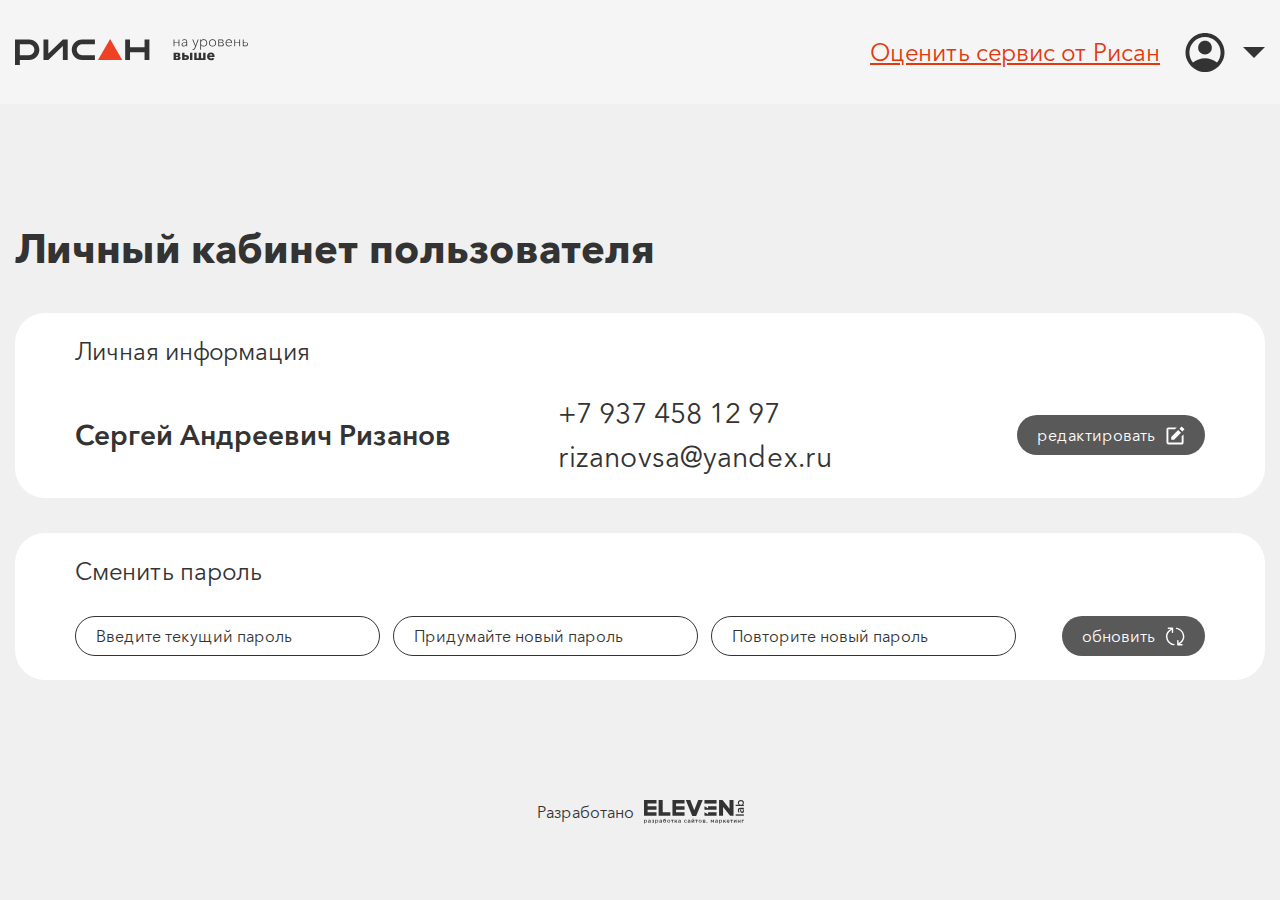
<file: cabinet.html>
<!DOCTYPE html>
<html lang="ru">
  <head>
    <meta charset="UTF-8" />
    <meta http-equiv="X-UA-Compatible" content="IE=edge" />
    <meta name="viewport" content="width=device-width, initial-scale=1.0" />
    <title>Рисан аукцион</title>

    <meta property="og:image" content="path/to/image.jpg" />
    <link
      rel="shortcut icon"
      href="img/favicon/favicon.ico"
      type="image/x-icon"
    />

    <!-- add plugins css -->
    <link rel="stylesheet" href="css/bootstrap.min.css" />
    <link rel="stylesheet" href="css/slick.css" />
    <!-- add plugins css end -->

    <link rel="stylesheet" href="css/style.css" />
    <link rel="stylesheet" href="css/header.css" />
    <link rel="stylesheet" href="css/footer.css" />
    <link rel="stylesheet" href="css/main.css" />
    <link rel="stylesheet" href="css/media.css" />
  </head>

  <body>
    <header>
      <div class="container">
        <div class="row">
          <div class="col-12 d-flex flex-wrap align-items-center">
            <a href="index.html" class="logo"
              ><img src="img/logo.svg" alt=""
            /></a>

            <div class="header-box">
              <a href="#" class="color-red link-estimate" target="_blank"
                >Оценить сервис от Рисан</a
              >

              <div class="dropdown dropdown-user">
                <button
                  class="btn btn-secondary dropdown-toggle"
                  type="button"
                  data-bs-toggle="dropdown"
                  aria-expanded="false"
                >
                  <svg class="svg-icon">
                    <use xlink:href="img/sprite.svg#user"></use>
                  </svg>
                </button>
                <ul class="dropdown-menu dropdown-menu-user">
                  <li>
                    <a class="dropdown-item animate-box" href="cabinet.html">
                      <span class="dropdown-menu-user__icon"
                        ><svg class="svg-icon">
                          <use xlink:href="img/sprite.svg#user"></use></svg
                      ></span>
                      <span class="dropdown-menu-user__text">Профиль</span>
                    </a>
                  </li>
                  <li>
                    <a
                      class="dropdown-item animate-box"
                      href="my-auctions.html"
                    >
                      <span class="dropdown-menu-user__icon"
                        ><svg class="svg-icon">
                          <use
                            xlink:href="img/sprite.svg#auction-icon"
                          ></use></svg
                      ></span>
                      <span class="dropdown-menu-user__text">Мои аукционы</span>
                    </a>
                  </li>
                  <li>
                    <a class="dropdown-item animate-box" href="#">
                      <span class="dropdown-menu-user__icon"
                        ><svg class="svg-icon">
                          <use xlink:href="img/sprite.svg#exit-icon"></use></svg
                      ></span>
                      <span class="dropdown-menu-user__text">Выйти</span>
                    </a>
                  </li>
                </ul>
              </div>
            </div>
          </div>
        </div>
      </div>
    </header>

    <section class="archive-section">
      <div class="container">
        <div class="row">
          <div class="col-12 mb-40">
            <h1>Личный кабинет пользователя</h1>
          </div>

          <div class="col-12">
            <div class="cabinet-box">
              <div class="row">
                <div class="col-12">
                  <h3>Личная информация</h3>
                </div>
              </div>
              <div class="row align-items-center">
                <div class="col-12 col-lg-5">
                  <div class="admin-name">Сергей Андреевич Ризанов</div>
                </div>
                <div class="col-12 col-lg-4">
                  <div class="admin-contacts">
                    <a href="tel:+79374581297" class="admin-contacts__item"
                      >+7 937 458 12 97</a
                    >
                    <a
                      href="mailto:rizanovsa@yandex.ru"
                      class="admin-contacts__item"
                      >rizanovsa@yandex.ru</a
                    >
                  </div>
                </div>
                <div class="col-12 col-lg-3">
                  <a href="#" class="btn btn-grey">
                    <span>редактировать</span>
                    <svg class="svg-icon svg-icon-edit">
                      <use xlink:href="img/sprite.svg#edit"></use>
                    </svg>
                  </a>
                </div>
              </div>
            </div>

            <div class="cabinet-box">
              <div class="row">
                <div class="col-12">
                  <h3>Сменить пароль</h3>
                </div>

                <div class="col-12">
                  <form method="post" class="form-cabinet">
                    <label>
                      <input
                        type="text"
                        placeholder="Введите текущий пароль"
                        name="password"
                        required
                      />
                    </label>
                    <label>
                      <input
                        type="text"
                        placeholder="Придумайте новый пароль"
                        name="password"
                        required
                      />
                    </label>
                    <label>
                      <input
                        type="text"
                        placeholder="Повторите новый пароль"
                        name="password"
                        required
                      />
                    </label>
                    <button type="submit" class="btn btn-grey">
                      <span>обновить</span>
                      <svg class="svg-icon svg-icon-edit">
                        <use xlink:href="img/sprite.svg#update"></use>
                      </svg>
                    </button>
                  </form>
                </div>
              </div>
            </div>
          </div>
        </div>
      </div>
    </section>

		<footer>
      <div class="container">
        <div class="row">
          <div class="col-12">
            <a
              href="https://elevenlab.ru"
              target="_blank"
              class="link-developer"
            >
              <span>Разработано</span>
              <img src="img/logo-white.svg" alt="" />
            </a>
          </div>
        </div>
      </div>
    </footer>

    <!-- Модальное окно -->
    <div
      class="modal modal-v2 fade"
      id="auction1Modal"
      tabindex="-1"
     
      aria-hidden="true"
    >
      <div class="modal-dialog modal-dialog-centered">
        <div class="modal-content">
          <div class="modal-header">
            <div class="modal-icon">
              <img src="img/modal-icon1.svg" alt="" />
            </div>
            <div class="modal-title">Ошибка сканирования кода</div>
            <div class="box-text text-center">
              <p>Срок акции истек. Купон не может быть использован.</p>
            </div>
            <button
              type="button"
              class="btn-close"
              data-bs-dismiss="modal"
              aria-label="Закрыть"
            >
              <svg class="svg-icon">
                <use xlink:href="img/sprite.svg#close-modal"></use>
              </svg>
            </button>
          </div>
          <div class="modal-body">
            <a href="sales.html" class="btn btn-accent">Попробовать снова</a>
          </div>
        </div>
      </div>
    </div>

    <div
      class="modal modal-v2 fade"
      id="auction2Modal"
      tabindex="-1"
      
      aria-hidden="true"
    >
      <div class="modal-dialog modal-dialog-centered">
        <div class="modal-content">
          <div class="modal-header">
            <div class="modal-icon">
              <img src="img/modal-icon2.svg" alt="" />
            </div>
            <div class="modal-title">Подарочный сертификат на 20%</div>
            <div class="box-text text-center">
              <p>
                Скидка не суммируется с другими акциями и предложениями.
                Сертификат применяется однократно
              </p>
            </div>
            <button
              type="button"
              class="btn-close"
              data-bs-dismiss="modal"
              aria-label="Закрыть"
            >
              <svg class="svg-icon">
                <use xlink:href="img/sprite.svg#close-modal"></use>
              </svg>
            </button>
          </div>
          <div class="modal-body">
            <a href="#" class="btn btn-accent">Оформить скидку</a>
          </div>
        </div>
      </div>
    </div>

    <div class="modal fade" id="saleModal" tabindex="-1" aria-hidden="true">
      <div class="modal-dialog modal-dialog-centered">
        <div class="modal-content">
          <div class="modal-header">
            <div class="logo-company">
              <img src="img/sale-logo1.png" alt="" />
            </div>

            <button
              type="button"
              class="btn-close"
              data-bs-dismiss="modal"
              aria-label="Закрыть"
            >
              <svg class="svg-icon">
                <use xlink:href="img/sprite.svg#close-modal"></use>
              </svg>
            </button>
          </div>
          <div class="modal-body">
            <div class="qr-wrapper">
              <div class="modal-title h3">QR код для использования купона</div>
              <div class="qr-code"><img src="img/qr-code.svg" alt="" /></div>
            </div>
            <div class="h3">Подарочный сертификат на 20%</div>
            <div class="box-text">
              <p>
                Скидка не суммируется с другими акциями и предложениями.
                Сертификат применяется однократно
              </p>
              <p>
                Quisque ac eleifend mauris. Etiam condimentum ultrices sem eu
                tincidunt. Aenean ut dui consequat, finibus turpis nec, aliquet
                velit. Cras egestas mauris fringilla odio tristique consequat.
                Suspendisse ac ipsum efficitur, finibus nisi et, facilisis
                neque.
              </p>
              <p>
                Quisque ac eleifend mauris. Etiam condimentum ultrices sem eu
                tincidunt.
              </p>
            </div>
          </div>
          <div class="modal-footer">
            <a
              href="#"
              data-bs-dismiss="modal"
              aria-label="Закрыть"
              class="btn btn-accent"
              >закрыть</a
            >
          </div>
        </div>
      </div>
    </div>

    <div class="modal fade" id="saleModal2" tabindex="-1" aria-hidden="true">
      <div class="modal-dialog modal-dialog-centered">
        <div class="modal-content">
          <div class="modal-header">
            <div class="modal-title h3">Форма проверки купона</div>
            <div class="box-text"><p>Отсканируйте QR-код</p></div>

            <button
              type="button"
              class="btn-close"
              data-bs-dismiss="modal"
              aria-label="Закрыть"
            >
              <svg class="svg-icon">
                <use xlink:href="img/sprite.svg#close-modal"></use>
              </svg>
            </button>
          </div>
          <div class="modal-body">
            <div class="qr-loader">
              <div class="qr-loader__img">
                <img src="img/qr-code2.svg" alt="" />
              </div>
              <div class="qr-loader__text">
                <div class="qr-loader__icon">
                  <img src="img/loading.svg" alt="" />
                </div>
                <h4>Идет сканирование...</h4>
              </div>
            </div>
          </div>
        </div>
      </div>
    </div>

    <div
      class="modal modal-v2 fade"
      id="passwordModal"
      tabindex="-1"
     
      aria-hidden="true"
    >
      <div class="modal-dialog modal-dialog-centered">
        <div class="modal-content">
          <div class="modal-header">
            <div class="modal-title">Восстановить пароль</div>
            <div class="box-text text-center">
              <p>
                На ваш номер телефона +7...1296 было отправлено СМС с кодом
                подтверждения, который нужно ввести в форму ниже.
              </p>
            </div>
            <button
              type="button"
              class="btn-close"
              data-bs-dismiss="modal"
              aria-label="Закрыть"
            >
              <svg class="svg-icon">
                <use xlink:href="img/sprite.svg#close-modal"></use>
              </svg>
            </button>
          </div>
          <div class="modal-body">
            <form method="post" class="form-code">
              <div class="form-group">
                <label><input type="number" name="code" /></label>
                <label><input type="number" name="code" /></label>
                <label><input type="number" name="code" /></label>
                <label><input type="number" name="code" /></label>
                <label><input type="number" name="code" /></label>
                <label><input type="number" name="code" /></label>
              </div>
              <button type="submit" class="btn btn-accent">
                восстановить пароль
              </button>
              <a href="#" class="color-grey link">восстановить по e-mail</a>
            </form>
          </div>
        </div>
      </div>
    </div>

    <!-- add plugins js-->
    <script src="js/jquery.min.js"></script>
    <script src="js/bootstrap.bundle.min.js"></script>
    <script src="js/slick.min.js"></script>
    <script src="js/jquery.maskedinput.min.js"></script>
    <!-- add plugins js end-->

    <script src="js/common.js"></script>
  </body>
</html>
</file>
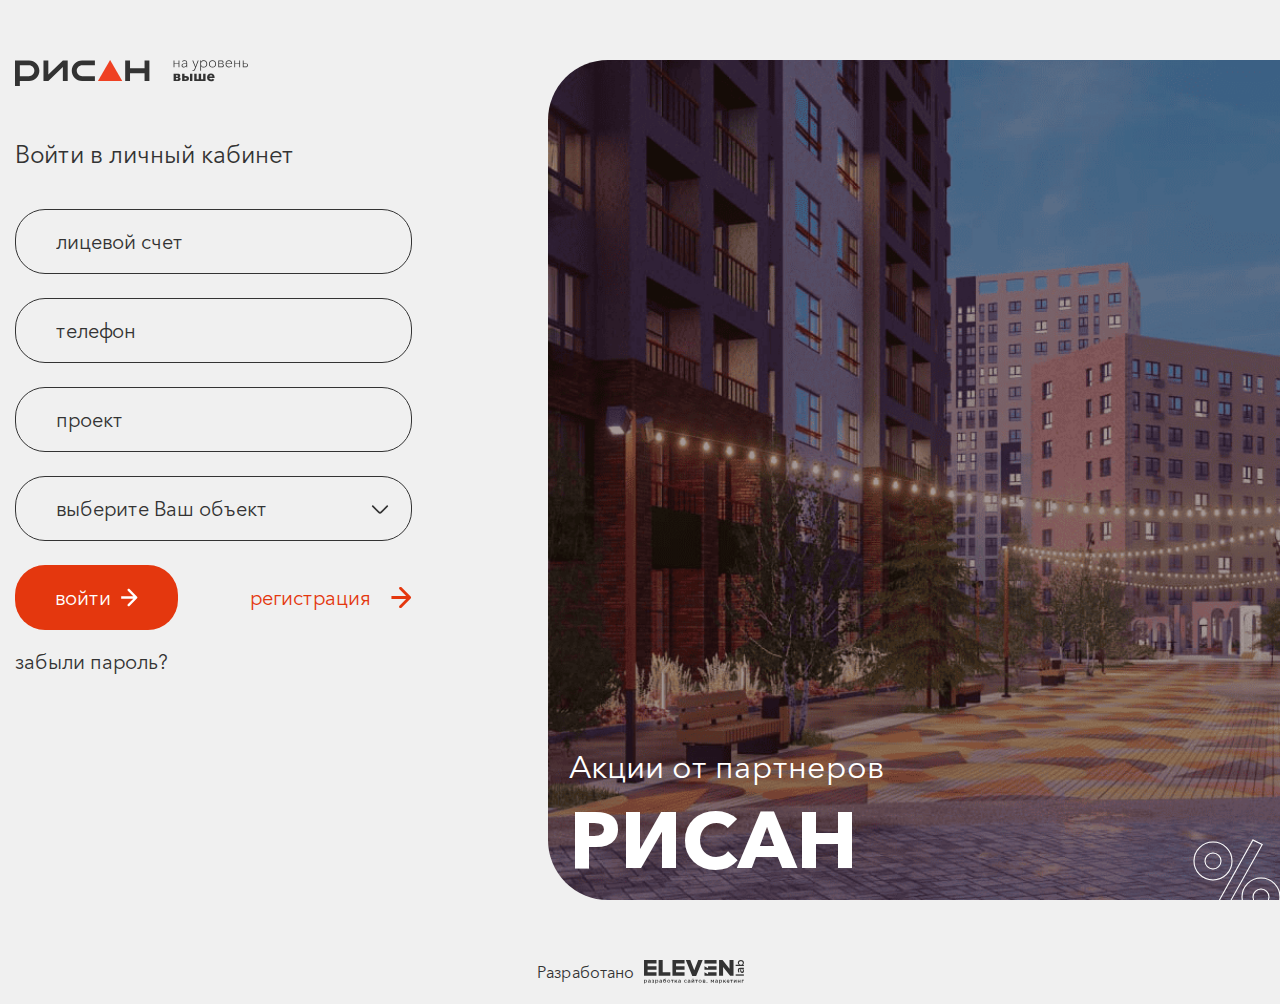
<file: entrance.html>
<!DOCTYPE html>
<html lang="ru">
  <head>
    <meta charset="UTF-8" />
    <meta http-equiv="X-UA-Compatible" content="IE=edge" />
    <meta name="viewport" content="width=device-width, initial-scale=1.0" />
    <title>Рисан аукцион</title>

    <meta property="og:image" content="path/to/image.jpg" />
    <link
      rel="shortcut icon"
      href="img/favicon/favicon.ico"
      type="image/x-icon"
    />

    <!-- add plugins css -->
    <link rel="stylesheet" href="css/bootstrap.min.css" />
    <link rel="stylesheet" href="css/slick.css" />
    <!-- add plugins css end -->

    <link rel="stylesheet" href="css/style.css" />
    <link rel="stylesheet" href="css/header.css" />
    <link rel="stylesheet" href="css/footer.css" />
    <link rel="stylesheet" href="css/main.css" />
    <link rel="stylesheet" href="css/media.css" />
  </head>

  <body>
    <section class="home entrance">
      <div class="container">
        <div class="row">
          <div class="col-12 col-xl-4">
            <a href="index.html" class="logo"
              ><img src="img/logo.svg" alt=""
            /></a>
            <div class="entrance-box">
              <h3>Войти в личный кабинет</h3>
              <div class="home-product d-block d-xl-none">
                <div class="home-product__content">
                  <h1 class="h1">
                    <span>Акции от партнеров</span>
                    РИСАН
                  </h1>
                </div>
              </div>

              <form method="post" class="form-entrance">
                <label>
                  <input
                    type="text"
                    placeholder="лицевой счет"
                    name="personal-account"
                    required
                  />
                </label>
                <label>
                  <input
                    type="text"
                    placeholder="телефон"
                    name="phone"
                    required
                  />
                </label>
                <label>
                  <input
                    type="text"
                    placeholder="проект"
                    name="project"
                    required
                  />
                </label>

                <label>
                  <select name="select" class="select-my">
                    <option value="выберите Ваш объект">
                      выберите Ваш объект
                    </option>
                    <option value="выберите Ваш объект">
                      выберите Ваш объект
                    </option>
                    <option value="выберите Ваш объект">
                      выберите Ваш объект
                    </option>
                  </select>
                </label>
                <div class="btn-group">
                  <button type="submit" class="btn btn-md btn-accent">
                    <span>войти</span>
                    <svg class="svg-icon">
                      <use xlink:href="img/sprite.svg#arrow-right"></use>
                    </svg>
                  </button>
                  <a href="registration.html" class="color-accent link">
                    <span>регистрация</span>
                    <svg class="svg-icon">
                      <use xlink:href="img/sprite.svg#arrow-right"></use>
                    </svg>
                  </a>
                </div>

                <a
                  href="#"
                  class="color-grey forgot-password"
                  data-bs-toggle="modal"
                  data-bs-target="#passwordModal"
                  >забыли пароль?</a
                >
              </form>
            </div>
          </div>
          <div class="col-12 col-xl-7 offset-xl-1 d-none d-xl-block">
            <div class="home-product">
              <div class="home-product__content">
                <h1 class="h1">
                  <span>Акции от партнеров</span>
                  РИСАН
                </h1>
              </div>
            </div>
          </div>
        </div>
      </div>
    </section>
    <footer>
      <div class="container">
        <div class="row">
          <div class="col-12">
            <a
              href="https://elevenlab.ru"
              target="_blank"
              class="link-developer"
            >
              <span>Разработано</span>
              <img src="img/logo-white.svg" alt="" />
            </a>
          </div>
        </div>
      </div>
    </footer>
    <!-- Модальное окно -->
    <div
      class="modal modal-v2 fade"
      id="auction1Modal"
      tabindex="-1"
      aria-hidden="true"
    >
      <div class="modal-dialog modal-dialog-centered">
        <div class="modal-content">
          <div class="modal-header">
            <div class="modal-icon">
              <img src="img/modal-icon1.svg" alt="" />
            </div>
            <div class="modal-title">Ошибка сканирования кода</div>
            <div class="box-text text-center">
              <p>Срок акции истек. Купон не может быть использован.</p>
            </div>
            <button
              type="button"
              class="btn-close"
              data-bs-dismiss="modal"
              aria-label="Закрыть"
            >
              <svg class="svg-icon">
                <use xlink:href="img/sprite.svg#close-modal"></use>
              </svg>
            </button>
          </div>
          <div class="modal-body">
            <a href="sales.html" class="btn btn-accent">Попробовать снова</a>
          </div>
        </div>
      </div>
    </div>

    <div
      class="modal modal-v2 fade"
      id="auction2Modal"
      tabindex="-1"
      aria-hidden="true"
    >
      <div class="modal-dialog modal-dialog-centered">
        <div class="modal-content">
          <div class="modal-header">
            <div class="modal-icon">
              <img src="img/modal-icon2.svg" alt="" />
            </div>
            <div class="modal-title">Подарочный сертификат на 20%</div>
            <div class="box-text text-center">
              <p>
                Скидка не суммируется с другими акциями и предложениями.
                Сертификат применяется однократно
              </p>
            </div>
            <button
              type="button"
              class="btn-close"
              data-bs-dismiss="modal"
              aria-label="Закрыть"
            >
              <svg class="svg-icon">
                <use xlink:href="img/sprite.svg#close-modal"></use>
              </svg>
            </button>
          </div>
          <div class="modal-body">
            <a href="#" class="btn btn-accent">Оформить скидку</a>
          </div>
        </div>
      </div>
    </div>

    <div class="modal fade" id="saleModal" tabindex="-1" aria-hidden="true">
      <div class="modal-dialog modal-dialog-centered">
        <div class="modal-content">
          <div class="modal-header">
            <div class="logo-company">
              <img src="img/sale-logo1.png" alt="" />
            </div>

            <button
              type="button"
              class="btn-close"
              data-bs-dismiss="modal"
              aria-label="Закрыть"
            >
              <svg class="svg-icon">
                <use xlink:href="img/sprite.svg#close-modal"></use>
              </svg>
            </button>
          </div>
          <div class="modal-body">
            <div class="qr-wrapper">
              <div class="modal-title h3">QR код для использования купона</div>
              <div class="qr-code"><img src="img/qr-code.svg" alt="" /></div>
            </div>
            <div class="h3">Подарочный сертификат на 20%</div>
            <div class="box-text">
              <p>
                Скидка не суммируется с другими акциями и предложениями.
                Сертификат применяется однократно
              </p>
              <p>
                Quisque ac eleifend mauris. Etiam condimentum ultrices sem eu
                tincidunt. Aenean ut dui consequat, finibus turpis nec, aliquet
                velit. Cras egestas mauris fringilla odio tristique consequat.
                Suspendisse ac ipsum efficitur, finibus nisi et, facilisis
                neque.
              </p>
              <p>
                Quisque ac eleifend mauris. Etiam condimentum ultrices sem eu
                tincidunt.
              </p>
            </div>
          </div>
          <div class="modal-footer">
            <a
              href="#"
              data-bs-dismiss="modal"
              aria-label="Закрыть"
              class="btn btn-accent"
              >закрыть</a
            >
          </div>
        </div>
      </div>
    </div>

    <div class="modal fade" id="saleModal2" tabindex="-1" aria-hidden="true">
      <div class="modal-dialog modal-dialog-centered">
        <div class="modal-content">
          <div class="modal-header">
            <div class="modal-title h3">Форма проверки купона</div>
            <div class="box-text"><p>Отсканируйте QR-код</p></div>

            <button
              type="button"
              class="btn-close"
              data-bs-dismiss="modal"
              aria-label="Закрыть"
            >
              <svg class="svg-icon">
                <use xlink:href="img/sprite.svg#close-modal"></use>
              </svg>
            </button>
          </div>
          <div class="modal-body">
            <div class="qr-loader">
              <div class="qr-loader__img">
                <img src="img/qr-code2.svg" alt="" />
              </div>
              <div class="qr-loader__text">
                <div class="qr-loader__icon">
                  <img src="img/loading.svg" alt="" />
                </div>
                <h4>Идет сканирование...</h4>
              </div>
            </div>
          </div>
        </div>
      </div>
    </div>

    <div
      class="modal modal-v2 fade"
      id="passwordModal"
      tabindex="-1"
      aria-hidden="true"
    >
      <div class="modal-dialog modal-dialog-centered">
        <div class="modal-content">
          <div class="modal-header">
            <div class="modal-title">Восстановить пароль</div>
            <div class="box-text text-center">
              <p>
                На ваш номер телефона +7...1296 было отправлено СМС с кодом
                подтверждения, который нужно ввести в форму ниже.
              </p>
            </div>
            <button
              type="button"
              class="btn-close"
              data-bs-dismiss="modal"
              aria-label="Закрыть"
            >
              <svg class="svg-icon">
                <use xlink:href="img/sprite.svg#close-modal"></use>
              </svg>
            </button>
          </div>
          <div class="modal-body">
            <form method="post" class="form-code">
              <div class="form-group">
                <label><input type="number" name="code" /></label>
                <label><input type="number" name="code" /></label>
                <label><input type="number" name="code" /></label>
                <label><input type="number" name="code" /></label>
                <label><input type="number" name="code" /></label>
                <label><input type="number" name="code" /></label>
              </div>
              <button type="submit" class="btn btn-accent">
                восстановить пароль
              </button>
              <a href="#" class="color-grey link">восстановить по e-mail</a>
            </form>
          </div>
        </div>
      </div>
    </div>

    <!-- add plugins js-->
    <script src="js/jquery.min.js"></script>
    <script src="js/bootstrap.bundle.min.js"></script>
    <script src="js/slick.min.js"></script>
    <script src="js/jquery.maskedinput.min.js"></script>
    <!-- add plugins js end-->

    <script src="js/common.js"></script>
  </body>
</html>
</file>
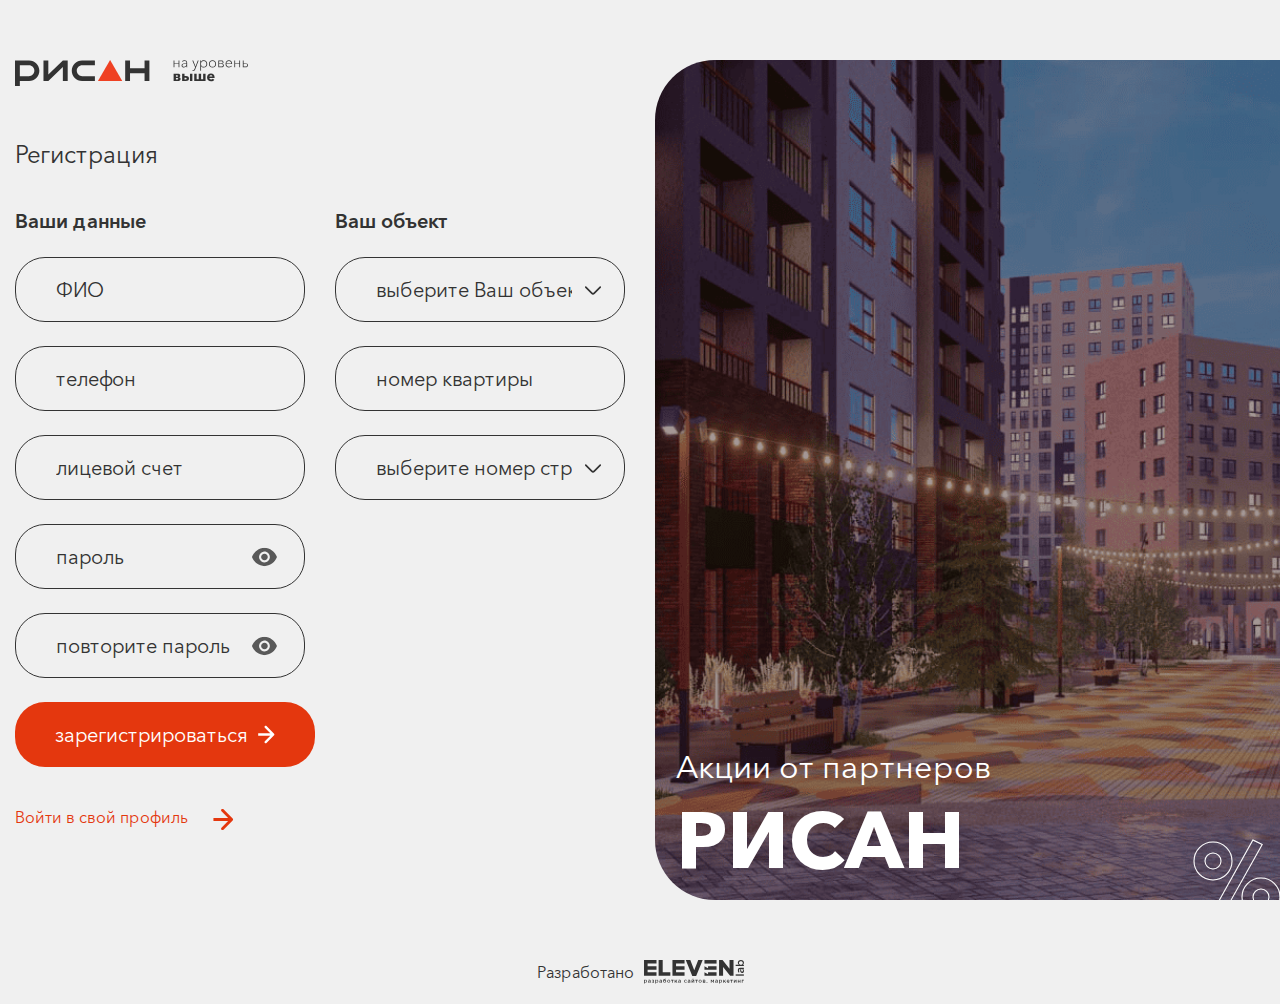
<file: registration.html>
<!DOCTYPE html>
<html lang="ru">
  <head>
    <meta charset="UTF-8" />
    <meta http-equiv="X-UA-Compatible" content="IE=edge" />
    <meta name="viewport" content="width=device-width, initial-scale=1.0" />
    <title>Рисан аукцион</title>

    <meta property="og:image" content="path/to/image.jpg" />
    <link
      rel="shortcut icon"
      href="img/favicon/favicon.ico"
      type="image/x-icon"
    />

    <!-- add plugins css -->
    <link rel="stylesheet" href="css/bootstrap.min.css" />
    <link rel="stylesheet" href="css/slick.css" />
    <!-- add plugins css end -->

    <link rel="stylesheet" href="css/style.css" />
    <link rel="stylesheet" href="css/header.css" />
    <link rel="stylesheet" href="css/footer.css" />
    <link rel="stylesheet" href="css/main.css" />
    <link rel="stylesheet" href="css/media.css" />
  </head>

  <body>
    <section class="home entrance registration">
      <div class="container">
        <div class="row">
          <div class="col-12 col-xl-6 col-xxl-7">
            <a href="index.html" class="logo"
              ><img src="img/logo.svg" alt=""
            /></a>
            <div class="entrance-box">
              <h3>Регистрация</h3>
              <div class="home-product d-block d-xl-none">
                <div class="home-product__content">
                  <h1 class="h1">
                    <span>Акции от партнеров</span>
                    РИСАН
                  </h1>
                </div>
              </div>

              <form method="post" class="form-entrance">
                <div class="row">
                  <div class="col-12 col-lg-6 mb-24">
                    <h4>Ваши данные</h4>
                    <label>
                      <input
                        type="text"
                        placeholder="ФИО"
                        name="name"
                        required
                      />
                    </label>
                    <label>
                      <input
                        type="text"
                        placeholder="телефон"
                        name="phone"
                        required
                      />
                    </label>
                    <label>
                      <input
                        type="text"
                        placeholder="лицевой счет"
                        name="personal-account"
                        required
                      />
                    </label>
                    <label>
                      <input
                        type="password"
                        class="input-password"
                        placeholder="пароль"
                        name="password"
                        required
                      />
                      <span class="input-icon btn-view-password"
                        ><svg class="svg-icon">
                          <use xlink:href="img/sprite.svg#view"></use></svg
                      ></span>
                    </label>
                    <label>
                      <input
                        type="password"
                        class="input-password"
                        placeholder="повторите пароль"
                        name="double_password"
                        required
                      />
                      <span class="input-icon btn-view-password"
                        ><svg class="svg-icon">
                          <use xlink:href="img/sprite.svg#view"></use></svg
                      ></span>
                    </label>
                  </div>
                  <div class="col-12 col-lg-6 mb-24">
                    <h4>Ваш объект</h4>
                    <label>
                      <select name="select" class="select-my">
                        <option value="выберите Ваш объект">
                          выберите Ваш объект
                        </option>
                        <option value="выберите Ваш объект">
                          выберите Ваш объект
                        </option>
                        <option value="выберите Ваш объект">
                          выберите Ваш объект
                        </option>
                      </select>
                    </label>
                    <label>
                      <input
                        type="text"
                        placeholder="номер квартиры"
                        name="number_apartment"
                        required
                      />
                    </label>
                    <label>
                      <select name="select" class="select-my">
                        <option value="выберите номер строения">
                          выберите номер строения
                        </option>
                        <option value="выберите номер строения">
                          выберите номер строения
                        </option>
                      </select>
                    </label>
                  </div>

                  <div class="col-12">
                    <button type="submit" class="btn btn-md btn-accent">
                      <span>зарегистрироваться</span>
                      <svg class="svg-icon">
                        <use xlink:href="img/sprite.svg#arrow-right"></use>
                      </svg>
                    </button>
                  </div>
                </div>
              </form>

              <a href="entrance.html" class="color-accent entrance-profile">
                <span>Войти в свой профиль</span>
                <svg class="svg-icon">
                  <use xlink:href="img/sprite.svg#arrow-right"></use>
                </svg>
              </a>
            </div>
          </div>
          <div class="col-12 col-xl-6 col-xxl-5 d-none d-xl-block">
            <div class="home-product">
              <div class="home-product__content">
                <h1 class="h1">
                  <span>Акции от партнеров</span>
                  РИСАН
                </h1>
              </div>
            </div>
          </div>
        </div>
      </div>
    </section>
    <footer>
      <div class="container">
        <div class="row">
          <div class="col-12">
            <a
              href="https://elevenlab.ru"
              target="_blank"
              class="link-developer"
            >
              <span>Разработано</span>
              <img src="img/logo-white.svg" alt="" />
            </a>
          </div>
        </div>
      </div>
    </footer>
    <!-- Модальное окно -->
    <div
      class="modal modal-v2 fade"
      id="auction1Modal"
      tabindex="-1"
      aria-hidden="true"
    >
      <div class="modal-dialog modal-dialog-centered">
        <div class="modal-content">
          <div class="modal-header">
            <div class="modal-icon">
              <img src="img/modal-icon1.svg" alt="" />
            </div>
            <div class="modal-title">Ошибка сканирования кода</div>
            <div class="box-text text-center">
              <p>Срок акции истек. Купон не может быть использован.</p>
            </div>
            <button
              type="button"
              class="btn-close"
              data-bs-dismiss="modal"
              aria-label="Закрыть"
            >
              <svg class="svg-icon">
                <use xlink:href="img/sprite.svg#close-modal"></use>
              </svg>
            </button>
          </div>
          <div class="modal-body">
            <a href="sales.html" class="btn btn-accent">Попробовать снова</a>
          </div>
        </div>
      </div>
    </div>

    <div
      class="modal modal-v2 fade"
      id="auction2Modal"
      tabindex="-1"
      aria-hidden="true"
    >
      <div class="modal-dialog modal-dialog-centered">
        <div class="modal-content">
          <div class="modal-header">
            <div class="modal-icon">
              <img src="img/modal-icon2.svg" alt="" />
            </div>
            <div class="modal-title">Подарочный сертификат на 20%</div>
            <div class="box-text text-center">
              <p>
                Скидка не суммируется с другими акциями и предложениями.
                Сертификат применяется однократно
              </p>
            </div>
            <button
              type="button"
              class="btn-close"
              data-bs-dismiss="modal"
              aria-label="Закрыть"
            >
              <svg class="svg-icon">
                <use xlink:href="img/sprite.svg#close-modal"></use>
              </svg>
            </button>
          </div>
          <div class="modal-body">
            <a href="#" class="btn btn-accent">Оформить скидку</a>
          </div>
        </div>
      </div>
    </div>

    <div class="modal fade" id="saleModal" tabindex="-1" aria-hidden="true">
      <div class="modal-dialog modal-dialog-centered">
        <div class="modal-content">
          <div class="modal-header">
            <div class="logo-company">
              <img src="img/sale-logo1.png" alt="" />
            </div>

            <button
              type="button"
              class="btn-close"
              data-bs-dismiss="modal"
              aria-label="Закрыть"
            >
              <svg class="svg-icon">
                <use xlink:href="img/sprite.svg#close-modal"></use>
              </svg>
            </button>
          </div>
          <div class="modal-body">
            <div class="qr-wrapper">
              <div class="modal-title h3">QR код для использования купона</div>
              <div class="qr-code"><img src="img/qr-code.svg" alt="" /></div>
            </div>
            <div class="h3">Подарочный сертификат на 20%</div>
            <div class="box-text">
              <p>
                Скидка не суммируется с другими акциями и предложениями.
                Сертификат применяется однократно
              </p>
              <p>
                Quisque ac eleifend mauris. Etiam condimentum ultrices sem eu
                tincidunt. Aenean ut dui consequat, finibus turpis nec, aliquet
                velit. Cras egestas mauris fringilla odio tristique consequat.
                Suspendisse ac ipsum efficitur, finibus nisi et, facilisis
                neque.
              </p>
              <p>
                Quisque ac eleifend mauris. Etiam condimentum ultrices sem eu
                tincidunt.
              </p>
            </div>
          </div>
          <div class="modal-footer">
            <a
              href="#"
              data-bs-dismiss="modal"
              aria-label="Закрыть"
              class="btn btn-accent"
              >закрыть</a
            >
          </div>
        </div>
      </div>
    </div>

    <div class="modal fade" id="saleModal2" tabindex="-1" aria-hidden="true">
      <div class="modal-dialog modal-dialog-centered">
        <div class="modal-content">
          <div class="modal-header">
            <div class="modal-title h3">Форма проверки купона</div>
            <div class="box-text"><p>Отсканируйте QR-код</p></div>

            <button
              type="button"
              class="btn-close"
              data-bs-dismiss="modal"
              aria-label="Закрыть"
            >
              <svg class="svg-icon">
                <use xlink:href="img/sprite.svg#close-modal"></use>
              </svg>
            </button>
          </div>
          <div class="modal-body">
            <div class="qr-loader">
              <div class="qr-loader__img">
                <img src="img/qr-code2.svg" alt="" />
              </div>
              <div class="qr-loader__text">
                <div class="qr-loader__icon">
                  <img src="img/loading.svg" alt="" />
                </div>
                <h4>Идет сканирование...</h4>
              </div>
            </div>
          </div>
        </div>
      </div>
    </div>

    <div
      class="modal modal-v2 fade"
      id="passwordModal"
      tabindex="-1"
      aria-hidden="true"
    >
      <div class="modal-dialog modal-dialog-centered">
        <div class="modal-content">
          <div class="modal-header">
            <div class="modal-title">Восстановить пароль</div>
            <div class="box-text text-center">
              <p>
                На ваш номер телефона +7...1296 было отправлено СМС с кодом
                подтверждения, который нужно ввести в форму ниже.
              </p>
            </div>
            <button
              type="button"
              class="btn-close"
              data-bs-dismiss="modal"
              aria-label="Закрыть"
            >
              <svg class="svg-icon">
                <use xlink:href="img/sprite.svg#close-modal"></use>
              </svg>
            </button>
          </div>
          <div class="modal-body">
            <form method="post" class="form-code">
              <div class="form-group">
                <label><input type="number" name="code" /></label>
                <label><input type="number" name="code" /></label>
                <label><input type="number" name="code" /></label>
                <label><input type="number" name="code" /></label>
                <label><input type="number" name="code" /></label>
                <label><input type="number" name="code" /></label>
              </div>
              <button type="submit" class="btn btn-accent">
                восстановить пароль
              </button>
              <a href="#" class="color-grey link">восстановить по e-mail</a>
            </form>
          </div>
        </div>
      </div>
    </div>

    <!-- add plugins js-->
    <script src="js/jquery.min.js"></script>
    <script src="js/bootstrap.bundle.min.js"></script>
    <script src="js/slick.min.js"></script>
    <script src="js/jquery.maskedinput.min.js"></script>
    <!-- add plugins js end-->

    <script src="js/common.js"></script>
  </body>
</html>
</file>
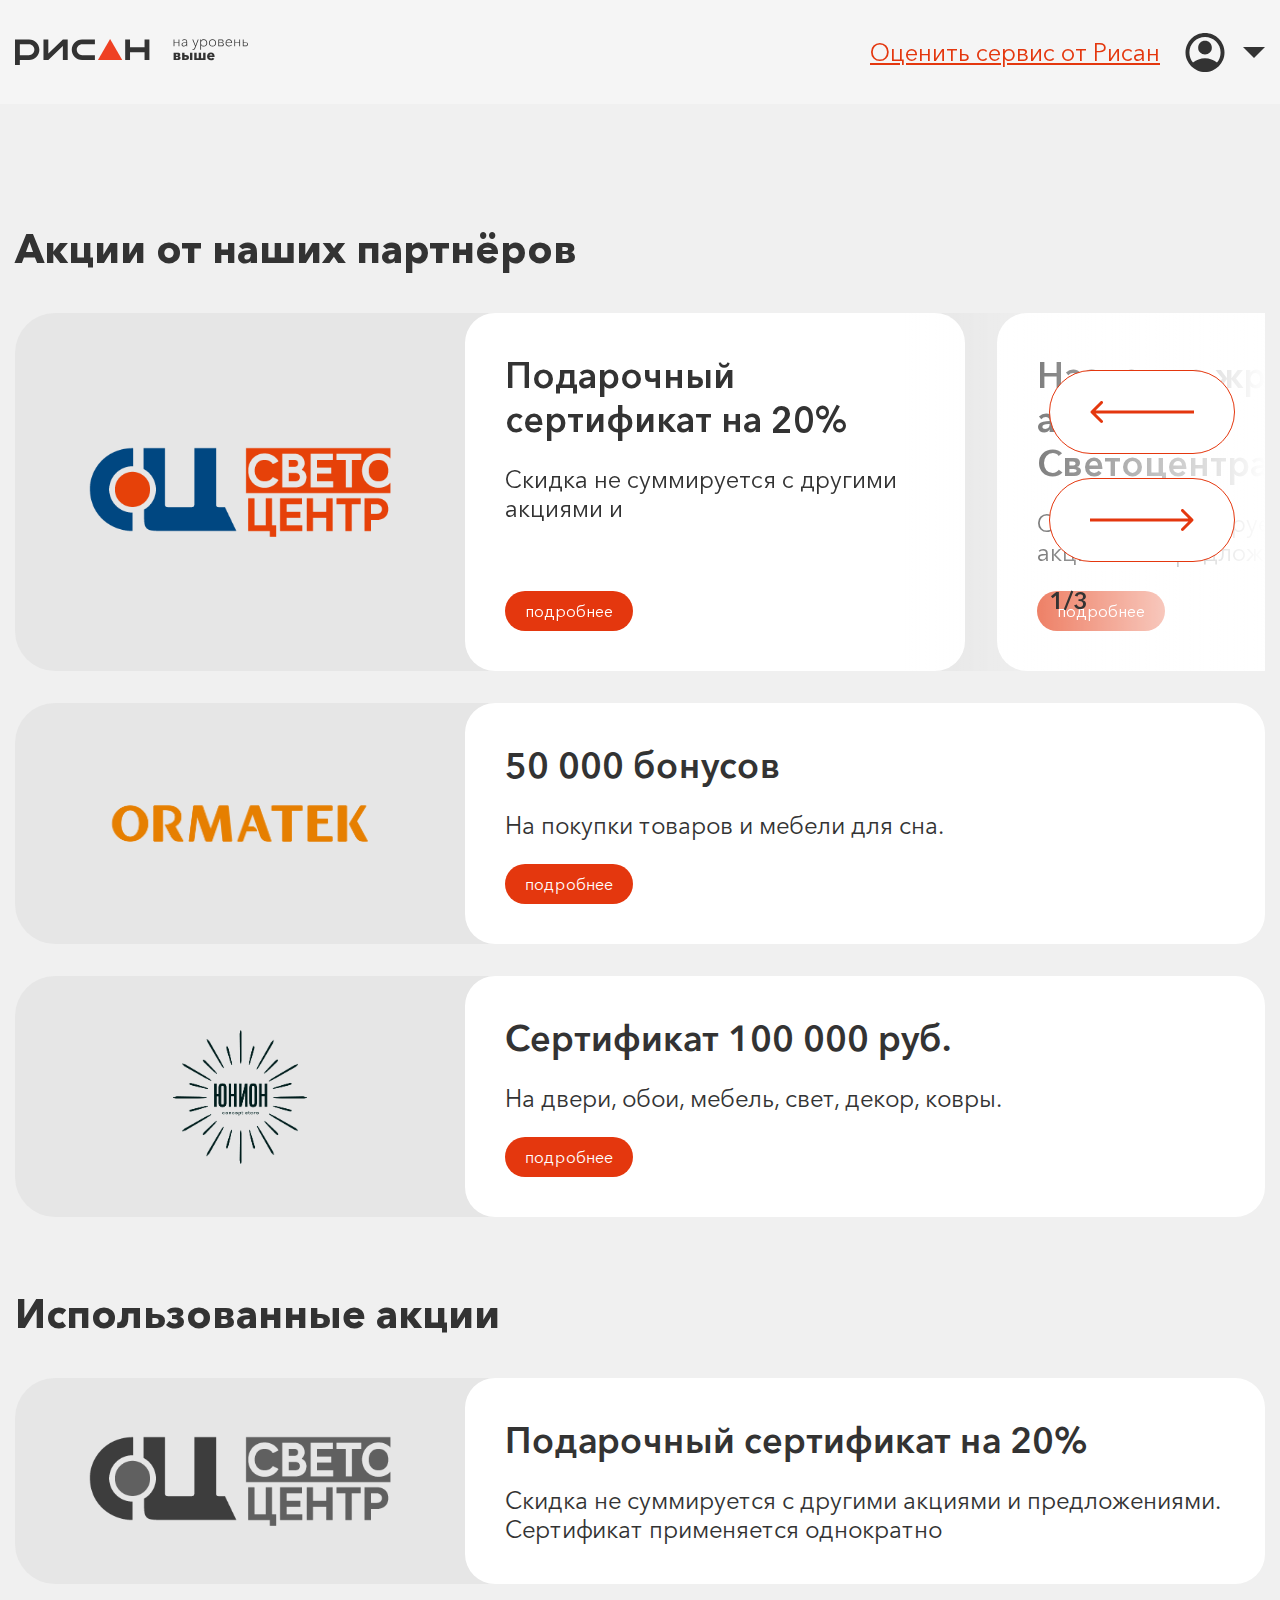
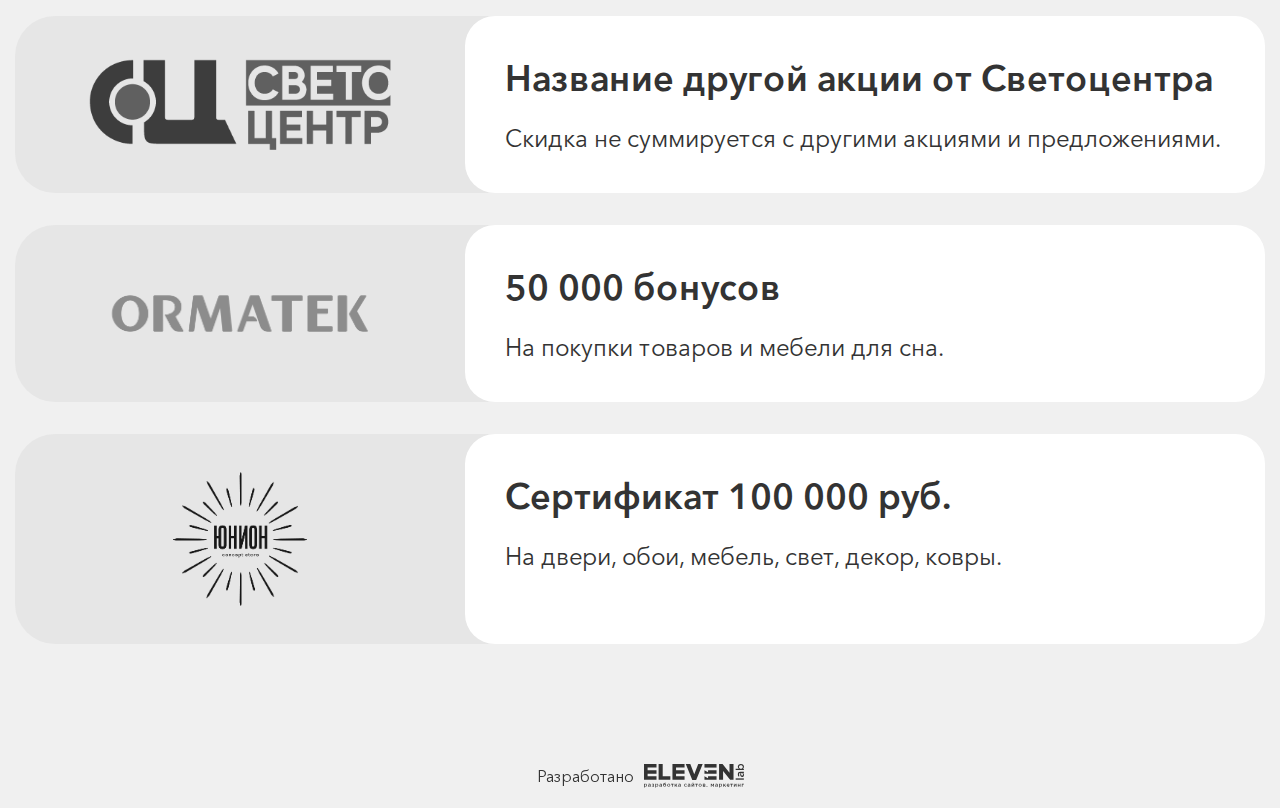
<file: sales.html>
<!DOCTYPE html>
<html lang="ru">
  <head>
    <meta charset="UTF-8" />
    <meta http-equiv="X-UA-Compatible" content="IE=edge" />
    <meta name="viewport" content="width=device-width, initial-scale=1.0" />
    <title>Рисан аукцион</title>

    <meta property="og:image" content="path/to/image.jpg" />
    <link
      rel="shortcut icon"
      href="img/favicon/favicon.ico"
      type="image/x-icon"
    />

    <!-- add plugins css -->
    <link rel="stylesheet" href="css/bootstrap.min.css" />
    <link rel="stylesheet" href="css/slick.css" />
    <!-- add plugins css end -->

    <link rel="stylesheet" href="css/style.css" />
    <link rel="stylesheet" href="css/header.css" />
    <link rel="stylesheet" href="css/footer.css" />
    <link rel="stylesheet" href="css/main.css" />
    <link rel="stylesheet" href="css/media.css" />
  </head>

  <body>
    <header>
      <div class="container">
        <div class="row">
          <div class="col-12 d-flex flex-wrap align-items-center">
            <a href="index.html" class="logo"
              ><img src="img/logo.svg" alt=""
            /></a>

            <div class="header-box">
              <a href="#" class="color-red link-estimate" target="_blank"
                >Оценить сервис от Рисан</a
              >

              <div class="dropdown dropdown-user">
                <button
                  class="btn btn-secondary dropdown-toggle"
                  type="button"
                  data-bs-toggle="dropdown"
                  aria-expanded="false"
                >
                  <svg class="svg-icon">
                    <use xlink:href="img/sprite.svg#user"></use>
                  </svg>
                </button>
                <ul class="dropdown-menu dropdown-menu-user">
                  <li>
                    <a class="dropdown-item animate-box" href="cabinet.html">
                      <span class="dropdown-menu-user__icon"
                        ><svg class="svg-icon">
                          <use xlink:href="img/sprite.svg#user"></use></svg
                      ></span>
                      <span class="dropdown-menu-user__text">Профиль</span>
                    </a>
                  </li>
                  <li>
                    <a
                      class="dropdown-item animate-box"
                      href="my-auctions.html"
                    >
                      <span class="dropdown-menu-user__icon"
                        ><svg class="svg-icon">
                          <use
                            xlink:href="img/sprite.svg#auction-icon"
                          ></use></svg
                      ></span>
                      <span class="dropdown-menu-user__text">Мои аукционы</span>
                    </a>
                  </li>
                  <li>
                    <a class="dropdown-item animate-box" href="#">
                      <span class="dropdown-menu-user__icon"
                        ><svg class="svg-icon">
                          <use xlink:href="img/sprite.svg#exit-icon"></use></svg
                      ></span>
                      <span class="dropdown-menu-user__text">Выйти</span>
                    </a>
                  </li>
                </ul>
              </div>
            </div>
          </div>
        </div>
      </div>
    </header>

    <section class="archive-section sales-section">
      <div class="container">
        <div class="row">
          <div class="col-12 mb-40">
            <h1>Акции от наших партнёров</h1>
          </div>

          <div class="col-12">
            <div class="sales-box active">
              <a
                href="#"
                data-bs-toggle="modal"
                data-bs-target="#saleModal"
                class="sales-box__img"
                ><img src="img/sale-logo1.png" alt=""
              /></a>
              <div class="sales-box__body">
                <div class="sales-slider">
                  <div class="slide">
                    <div class="sales-box__content">
                      <h3>Подарочный сертификат на 20%</h3>
                      <div class="box-text">
                        <p>
                          Скидка не суммируется с другими акциями и
                          <!-- предложениями. Сертификат применяется однократно -->
                        </p>
                      </div>
                      <a
                        href="#"
                        class="btn btn-accent"
                        data-bs-toggle="modal"
                        data-bs-target="#saleModal"
                        >подробнее</a
                      >
                    </div>
                  </div>
                  <div class="slide">
                    <div class="sales-box__content">
                      <h3>Название жругой акции от Светоцентра</h3>
                      <div class="box-text">
                        <p>
                          Скидка не суммируется с другими акциями и
                          предложениями.
                        </p>
                      </div>
                      <a
                        href="#"
                        class="btn btn-accent"
                        data-bs-toggle="modal"
                        data-bs-target="#saleModal"
                        >подробнее</a
                      >
                    </div>
                  </div>
                  <div class="slide">
                    <div class="sales-box__content">
                      <h3>Сертификат 100 000 руб.</h3>
                      <div class="box-text">
                        <p>На двери, обои, мебель, свет, декор, ковры.</p>
                      </div>
                      <a
                        href="#"
                        class="btn btn-accent"
                        data-bs-toggle="modal"
                        data-bs-target="#saleModal"
                        >подробнее</a
                      >
                    </div>
                  </div>
                </div>
                <div class="slider-nav sales-slider__nav">
                  <div class="counter-slide">
                    <div class="counter-slide__cp">1</div>
                    <div class="counter-slide__default"></div>
                  </div>
                </div>
              </div>
            </div>

            <div class="sales-box active">
              <a
                href="#"
                data-bs-toggle="modal"
                data-bs-target="#saleModal"
                class="sales-box__img"
                ><img src="img/sale-logo2.png" alt=""
              /></a>
              <div class="sales-box__body">
                <div class="sales-box__content">
                  <h3>50 000 бонусов</h3>
                  <div class="box-text">
                    <p>На покупки товаров и мебели для сна.</p>
                  </div>
                  <a
                    href="#"
                    class="btn btn-accent"
                    data-bs-toggle="modal"
                    data-bs-target="#saleModal"
                    >подробнее</a
                  >
                </div>
              </div>
            </div>
            <div class="sales-box active">
              <a
                href="#"
                data-bs-toggle="modal"
                data-bs-target="#saleModal"
                class="sales-box__img"
                ><img src="img/sale-logo3.png" alt=""
              /></a>
              <div class="sales-box__body">
                <div class="sales-box__content">
                  <h3>Сертификат 100 000 руб.</h3>
                  <div class="box-text">
                    <p>На двери, обои, мебель, свет, декор, ковры.</p>
                  </div>
                  <a
                    href="#"
                    class="btn btn-accent"
                    data-bs-toggle="modal"
                    data-bs-target="#saleModal"
                    >подробнее</a
                  >
                </div>
              </div>
            </div>
          </div>
        </div>
      </div>
    </section>

    <section class="sales-history">
      <div class="container">
        <div class="row">
          <div class="col-12 mb-40">
            <h2>Использованные акции</h2>
          </div>
          <div class="col-12">
            <div class="sales-box">
              <a
                href="#"
                data-bs-toggle="modal"
                data-bs-target="#saleModal2"
                class="sales-box__img"
                ><img src="img/sale-logo1.png" alt=""
              /></a>
              <div class="sales-box__body">
                <div class="sales-box__content">
                  <h3>Подарочный сертификат на 20%</h3>
                  <div class="box-text">
                    <p>
                      Скидка не суммируется с другими акциями и предложениями.
                      Сертификат применяется однократно
                    </p>
                  </div>
                  <!-- <a
                    href="#"
                    class="btn btn-black"
                    data-bs-toggle="modal"
                    data-bs-target="#saleModal2"
                    >подробнее</a
                  > -->
                </div>
              </div>
            </div>
            <div class="sales-box">
              <a
                href="#"
                data-bs-toggle="modal"
                data-bs-target="#saleModal2"
                class="sales-box__img"
                ><img src="img/sale-logo1.png" alt=""
              /></a>
              <div class="sales-box__body">
                <div class="sales-box__content">
                  <h3>Название другой акции от Светоцентра</h3>
                  <div class="box-text">
                    <p>
                      Скидка не суммируется с другими акциями и предложениями.
                    </p>
                  </div>
                </div>
              </div>
            </div>
            <div class="sales-box">
              <a
                href="#"
                data-bs-toggle="modal"
                data-bs-target="#saleModal2"
                class="sales-box__img"
                ><img src="img/sale-logo2.png" alt=""
              /></a>
              <div class="sales-box__body">
                <div class="sales-box__content">
                  <h3>50 000 бонусов</h3>
                  <div class="box-text">
                    <p>На покупки товаров и мебели для сна.</p>
                  </div>
                </div>
              </div>
            </div>
            <div class="sales-box">
              <a
                href="#"
                data-bs-toggle="modal"
                data-bs-target="#saleModal2"
                class="sales-box__img"
                ><img src="img/sale-logo3.png" alt=""
              /></a>
              <div class="sales-box__body">
                <div class="sales-box__content">
                  <h3>Сертификат 100 000 руб.</h3>
                  <div class="box-text">
                    <p>На двери, обои, мебель, свет, декор, ковры.</p>
                  </div>
                </div>
              </div>
            </div>
          </div>
        </div>
      </div>
    </section>

    <footer>
      <div class="container">
        <div class="row">
          <div class="col-12">
            <a
              href="https://elevenlab.ru"
              target="_blank"
              class="link-developer"
            >
              <span>Разработано</span>
              <img src="img/logo-white.svg" alt="" />
            </a>
          </div>
        </div>
      </div>
    </footer>

    <!-- Модальное окно -->
    <div
      class="modal modal-v2 fade"
      id="auction1Modal"
      tabindex="-1"
      aria-hidden="true"
    >
      <div class="modal-dialog modal-dialog-centered">
        <div class="modal-content">
          <div class="modal-header">
            <div class="modal-icon">
              <img src="img/modal-icon1.svg" alt="" />
            </div>
            <div class="modal-title">Ошибка сканирования кода</div>
            <div class="box-text text-center">
              <p>Срок акции истек. Купон не может быть использован.</p>
            </div>
            <button
              type="button"
              class="btn-close"
              data-bs-dismiss="modal"
              aria-label="Закрыть"
            >
              <svg class="svg-icon">
                <use xlink:href="img/sprite.svg#close-modal"></use>
              </svg>
            </button>
          </div>
          <div class="modal-body">
            <a href="sales.html" class="btn btn-accent">Попробовать снова</a>
          </div>
        </div>
      </div>
    </div>

    <div
      class="modal modal-v2 fade"
      id="auction2Modal"
      tabindex="-1"
      aria-hidden="true"
    >
      <div class="modal-dialog modal-dialog-centered">
        <div class="modal-content">
          <div class="modal-header">
            <div class="modal-icon">
              <img src="img/modal-icon2.svg" alt="" />
            </div>
            <div class="modal-title">Подарочный сертификат на 20%</div>
            <div class="box-text text-center">
              <p>
                Скидка не суммируется с другими акциями и предложениями.
                Сертификат применяется однократно
              </p>
            </div>
            <button
              type="button"
              class="btn-close"
              data-bs-dismiss="modal"
              aria-label="Закрыть"
            >
              <svg class="svg-icon">
                <use xlink:href="img/sprite.svg#close-modal"></use>
              </svg>
            </button>
          </div>
          <div class="modal-body">
            <a href="#" class="btn btn-accent">Оформить скидку</a>
          </div>
        </div>
      </div>
    </div>

    <div class="modal fade" id="saleModal" tabindex="-1" aria-hidden="true">
      <div class="modal-dialog modal-dialog-centered">
        <div class="modal-content">
          <div class="modal-header">
            <div class="logo-company">
              <img src="img/sale-logo1.png" alt="" />
            </div>

            <button
              type="button"
              class="btn-close"
              data-bs-dismiss="modal"
              aria-label="Закрыть"
            >
              <svg class="svg-icon">
                <use xlink:href="img/sprite.svg#close-modal"></use>
              </svg>
            </button>
          </div>
          <div class="modal-body">
            <div class="qr-wrapper">
              <div class="modal-title h3">QR код для использования купона</div>
              <div class="qr-code"><img src="img/qr-code.svg" alt="" /></div>
            </div>
            <div class="h3">Подарочный сертификат на 20%</div>
            <div class="box-text">
              <p>
                Скидка не суммируется с другими акциями и предложениями.
                Сертификат применяется однократно
              </p>
              <p>
                Quisque ac eleifend mauris. Etiam condimentum ultrices sem eu
                tincidunt. Aenean ut dui consequat, finibus turpis nec, aliquet
                velit. Cras egestas mauris fringilla odio tristique consequat.
                Suspendisse ac ipsum efficitur, finibus nisi et, facilisis
                neque.
              </p>
              <p>
                Quisque ac eleifend mauris. Etiam condimentum ultrices sem eu
                tincidunt.
              </p>
            </div>
          </div>
          <div class="modal-footer">
            <a
              href="#"
              data-bs-dismiss="modal"
              aria-label="Закрыть"
              class="btn btn-accent"
              >закрыть</a
            >
          </div>
        </div>
      </div>
    </div>

    <div class="modal fade" id="saleModal2" tabindex="-1" aria-hidden="true">
      <div class="modal-dialog modal-dialog-centered">
        <div class="modal-content">
          <div class="modal-header">
            <div class="modal-title h3">Форма проверки купона</div>
            <div class="box-text"><p>Отсканируйте QR-код</p></div>

            <button
              type="button"
              class="btn-close"
              data-bs-dismiss="modal"
              aria-label="Закрыть"
            >
              <svg class="svg-icon">
                <use xlink:href="img/sprite.svg#close-modal"></use>
              </svg>
            </button>
          </div>
          <div class="modal-body">
            <div class="qr-loader">
              <div class="qr-loader__img">
                <img src="img/qr-code2.svg" alt="" />
              </div>
              <div class="qr-loader__text">
                <div class="qr-loader__icon">
                  <img src="img/loading.svg" alt="" />
                </div>
                <h4>Идет сканирование...</h4>
              </div>
            </div>
          </div>
        </div>
      </div>
    </div>

    <div
      class="modal modal-v2 fade"
      id="passwordModal"
      tabindex="-1"
      aria-hidden="true"
    >
      <div class="modal-dialog modal-dialog-centered">
        <div class="modal-content">
          <div class="modal-header">
            <div class="modal-title">Восстановить пароль</div>
            <div class="box-text text-center">
              <p>
                На ваш номер телефона +7...1296 было отправлено СМС с кодом
                подтверждения, который нужно ввести в форму ниже.
              </p>
            </div>
            <button
              type="button"
              class="btn-close"
              data-bs-dismiss="modal"
              aria-label="Закрыть"
            >
              <svg class="svg-icon">
                <use xlink:href="img/sprite.svg#close-modal"></use>
              </svg>
            </button>
          </div>
          <div class="modal-body">
            <form method="post" class="form-code">
              <div class="form-group">
                <label><input type="number" name="code" /></label>
                <label><input type="number" name="code" /></label>
                <label><input type="number" name="code" /></label>
                <label><input type="number" name="code" /></label>
                <label><input type="number" name="code" /></label>
                <label><input type="number" name="code" /></label>
              </div>
              <button type="submit" class="btn btn-accent">
                восстановить пароль
              </button>
              <a href="#" class="color-grey link">восстановить по e-mail</a>
            </form>
          </div>
        </div>
      </div>
    </div>

    <!-- add plugins js-->
    <script src="js/jquery.min.js"></script>
    <script src="js/bootstrap.bundle.min.js"></script>
    <script src="js/slick.min.js"></script>
    <script src="js/jquery.maskedinput.min.js"></script>
    <!-- add plugins js end-->

    <script src="js/common.js"></script>
  </body>
</html>
</file>
<file: css/style.css>
@font-face {
  font-family: "AvenirNextCyr";
  font-weight: 750;
  font-style: normal;
  src: url("../fonts/AvenirNextCyr/AvenirNextCyr-Bold.eot");
  src: url("../fonts/AvenirNextCyr/AvenirNextCyr-Bold.eot?#iefix") format("embedded-opentype"), url("../fonts/AvenirNextCyr/AvenirNextCyr-Bold.woff") format("woff"), url("../fonts/AvenirNextCyr/AvenirNextCyr-Bold.ttf") format("truetype");
}
@font-face {
  font-family: "AvenirNextCyr";
  font-weight: 700;
  font-style: normal;
  src: url("../fonts/AvenirNextCyr/AvenirNextCyr-Demi.eot");
  src: url("../fonts/AvenirNextCyr/AvenirNextCyr-Demi.eot?#iefix") format("embedded-opentype"), url("../fonts/AvenirNextCyr/AvenirNextCyr-Demi.woff") format("woff"), url("../fonts/AvenirNextCyr/AvenirNextCyr-Demi.ttf") format("truetype");
}
@font-face {
  font-family: "AvenirNextCyr";
  font-weight: 450;
  font-style: normal;
  src: url("../fonts/AvenirNextCyr/AvenirNextCyr-Medium.eot");
  src: url("../fonts/AvenirNextCyr/AvenirNextCyr-Medium.eot?#iefix") format("embedded-opentype"), url("../fonts/AvenirNextCyr/AvenirNextCyr-Medium.woff") format("woff"), url("../fonts/AvenirNextCyr/AvenirNextCyr-Medium.ttf") format("truetype");
}
@font-face {
  font-family: "AvenirNextCyr";
  font-weight: 400;
  font-style: normal;
  src: url("../fonts/AvenirNextCyr/AvenirNextCyr-Regular.eot");
  src: url("../fonts/AvenirNextCyr/AvenirNextCyr-Regular.eot?#iefix") format("embedded-opentype"), url("../fonts/AvenirNextCyr/AvenirNextCyr-Regular.woff") format("woff"), url("../fonts/AvenirNextCyr/AvenirNextCyr-Regular.ttf") format("truetype");
}
* {
  -webkit-box-sizing: border-box;
  box-sizing: border-box;
  -webkit-font-smoothing: antialiased;
  -moz-osx-font-smoothing: grayscale;
}
*:before, *:after {
  -webkit-box-sizing: border-box;
  box-sizing: border-box;
}

html, body, div, span, applet, object, iframe, h1, h2, h3, h4, h5, h6, p, blockquote, pre, a, abbr, acronym, address, big, cite, code, del, dfn, em, img, ins, kbd, q, s, samp, small, strike, strong, sub, sup, tt, var, b, u, i, center, dl, dt, dd, ol, ul, li, fieldset, form, label, legend, table, caption, tbody, tfoot, thead, tr, th, td, article, aside, canvas, details, embed, figure, figcaption, footer, header, hgroup, menu, nav, output, ruby, section, summary, time, mark, audio, video {
  margin: 0;
  padding: 0;
  border: 0;
  font-size: 100%;
  font: inherit;
  vertical-align: baseline;
}

/* HTML5 display-role reset for older browsers */
article, aside, details, figcaption, figure, footer, header, hgroup, menu, nav, section {
  display: block;
}

blockquote, q {
  quotes: none;
}

blockquote:before, blockquote:after, q:before, q:after {
  content: "";
  content: none;
}

table {
  border-collapse: collapse;
  border-spacing: 0;
}

body {
  font-size: 16px;
  min-width: 320px;
  position: relative;
  line-height: normal;
  font-family: "AvenirNextCyr", sans-serif;
  font-weight: normal;
  background: #F0F0F0;
  color: #333;
}

img {
  display: block;
  max-width: 100%;
  height: auto;
}

.text-center {
  text-align: center;
}

a {
  display: block;
  text-decoration: none;
  -webkit-transition: 0.3s ease;
  transition: 0.3s ease;
  outline: none;
  width: -webkit-fit-content;
  width: -moz-fit-content;
  width: fit-content;
}
a:hover, a:focus {
  text-decoration: none;
}

input, textarea, select {
  outline: none;
  -webkit-box-shadow: none;
          box-shadow: none;
  -webkit-appearance: none;
     -moz-appearance: none;
          appearance: none;
  padding: 5px 20px;
  -webkit-box-sizing: border-box;
          box-sizing: border-box;
  font-family: "AvenirNextCyr", sans-serif;
  border-radius: 30px;
  border: 1px solid #333;
  width: 100%;
  height: 40px;
  background: transparent;
  color: #333;
  font-size: 16px;
}
input::-webkit-input-placeholder, textarea::-webkit-input-placeholder, select::-webkit-input-placeholder {
  color: #333;
}
input::-moz-placeholder, textarea::-moz-placeholder, select::-moz-placeholder {
  color: #333;
}
input:-ms-input-placeholder, textarea:-ms-input-placeholder, select:-ms-input-placeholder {
  color: #333;
}
input::-ms-input-placeholder, textarea::-ms-input-placeholder, select::-ms-input-placeholder {
  color: #333;
}
input::placeholder, textarea::placeholder, select::placeholder {
  color: #333;
}
input:hover, input:focus, textarea:hover, textarea:focus, select:hover, select:focus {
  outline: none;
  -webkit-box-shadow: none;
          box-shadow: none;
}

label {
  display: block;
  width: 100%;
  position: relative;
  margin: 0 0 24px;
}
label:last-child {
  margin: 0;
}

textarea {
  resize: none;
  padding: 12px 17px;
  height: 103px;
}

.input-icon {
  position: absolute;
  z-index: 1;
  top: 50%;
  right: 28px;
  -webkit-transform: translate(0, -50%);
          transform: translate(0, -50%);
  display: -webkit-box;
  display: -ms-flexbox;
  display: flex;
  -webkit-box-align: center;
      -ms-flex-align: center;
          align-items: center;
  -webkit-box-pack: center;
      -ms-flex-pack: center;
          justify-content: center;
  fill: #595959;
  width: 25px;
  height: 19px;
}
.input-icon:hover {
  fill: #E4370E;
}

button, .btn {
  outline: none;
  -webkit-transition: 0.3s ease;
  transition: 0.3s ease;
  cursor: pointer;
  -webkit-box-shadow: none;
          box-shadow: none;
  font-family: "AvenirNextCyr", sans-serif;
  padding: 0;
  margin: 0;
  border: none;
  border-radius: 0;
}
button:hover, button:focus, .btn:hover, .btn:focus {
  outline: none;
  -webkit-box-shadow: none;
          box-shadow: none;
}

.btn {
  display: -webkit-box;
  display: -ms-flexbox;
  display: flex;
  -webkit-box-align: center;
      -ms-flex-align: center;
          align-items: center;
  -webkit-box-pack: center;
      -ms-flex-pack: center;
          justify-content: center;
  text-align: center;
  padding: 7px 20px;
  font-size: 16px;
  line-height: normal;
  font-weight: normal;
  height: 40px;
  border-radius: 20px;
  -webkit-transition: 0.5s;
  transition: 0.5s;
  position: relative;
  z-index: 1;
  overflow: hidden;
  text-decoration: none;
}
.btn::before {
  content: "";
  position: absolute;
  left: 0;
  top: 0;
  height: 100%;
  width: 0;
  -webkit-transition: 0.5s;
  transition: 0.5s;
  z-index: -1;
}
.btn svg {
  width: 17px;
  min-width: 17px;
  height: 19px;
  display: -webkit-box;
  display: -ms-flexbox;
  display: flex;
  -webkit-box-align: center;
      -ms-flex-align: center;
          align-items: center;
  -webkit-box-pack: center;
      -ms-flex-pack: center;
          justify-content: center;
  margin: 0 0 0 10px;
  -webkit-transition: 0.3s;
  transition: 0.3s;
}
.btn .svg-icon-edit {
  width: 19px;
  height: 19px;
  min-width: 19px;
}
.btn:hover::before {
  width: 100%;
}

.btn-md {
  height: 65px;
  border-radius: 30px;
  font-size: 20px;
  padding: 10px 40px;
}

.btn-border-accent {
  color: #E4370E;
  border: 1px solid #E4370E;
}
.btn-border-accent::before {
  background: #E4370E;
}
.btn-border-accent:hover {
  color: #fff;
}

.btn-border-grey {
  color: #595959;
  border: 1px solid #595959;
}
.btn-border-grey::before {
  background: #E4370E;
}
.btn-border-grey:hover {
  border-color: #E4370E;
  color: #fff;
}

.btn-border-white {
  color: #fff;
  border: 2px solid #fff;
}
.btn-border-white svg {
  fill: #fff;
  width: 14px;
  height: 14px;
  min-width: 14px;
}
.btn-border-white::before {
  background: #E4370E;
}
.btn-border-white:hover {
  border-color: #E4370E;
  color: #fff;
}

.btn-grey {
  color: #fff;
  fill: #fff;
  background: #595959;
}
.btn-grey::before {
  background: #E4370E;
}
.btn-grey:hover {
  color: #fff;
}

.btn-accent {
  background: #E4370E;
  color: #fff;
}
.btn-accent::before {
  background: #82C559;
}
.btn-accent:hover {
  color: #fff;
}
.btn-accent svg {
  fill: #fff;
}

.btn-black {
  background: #333;
  color: #fff;
}
.btn-black::before {
  background: #82C559;
}
.btn-black:hover {
  color: #fff;
}
.btn-black svg {
  fill: #fff;
}

.svg-icon {
  display: inline-block;
  width: 100%;
  height: 100%;
}

.btn-group > .btn-group:not(:last-child) > .btn, .btn-group > .btn.dropdown-toggle-split:first-child, .btn-group > .btn:not(:last-child):not(.dropdown-toggle), .btn-group > .btn-group:not(:first-child), .btn-group > :not(.btn-check:first-child) + .btn {
  border-radius: 20px;
}

.link {
  display: -webkit-box;
  display: -ms-flexbox;
  display: flex;
  -webkit-box-align: center;
      -ms-flex-align: center;
          align-items: center;
  font-size: 20px;
}
.link svg {
  width: 21px;
  height: 23px;
  margin: 0 0 0 20px;
}

a.color-grey {
  color: #333;
}
a.color-grey:hover {
  color: #E4370E;
}

a.color-red {
  color: #E4370E;
}
a.color-red:hover {
  color: #E4370E;
}

strong, b {
  font-weight: bold;
  display: inline-block;
}

ul, ol {
  padding: 0 0 0 20px;
}

.my-ul {
  list-style: none;
  padding: 0;
}

.list-dots {
  list-style-type: disc;
}

.container {
  max-width: 1350px;
  padding: 0 15px;
}

.row {
  margin: 0 -15px;
}
.row > * {
  padding: 0 15px;
}

h2, h1 {
  width: 100%;
  font-size: 48px;
  font-weight: 750;
}

.h1 {
  font-size: 96px;
  line-height: 1;
  font-weight: 750;
}

.h2 {
  font-size: 64px;
  font-weight: 750;
}

h3 {
  font-size: 24px;
  font-weight: 450;
}

.color-accent {
  color: #E4370E;
}

a.color-accent {
  color: #E4370E;
}
a.color-accent:hover {
  color: #333;
}
a.color-accent:hover svg {
  fill: #333;
}
a.color-accent svg {
  fill: #E4370E;
  width: 21px;
  height: 23px;
  margin: 0 0 0 20px;
}

.d-inline {
  display: inline;
}

.text-description {
  font-size: 24px;
}

.mb-24 {
  margin-bottom: 24px;
}

.mb-30 {
  margin-bottom: 30px;
}

.mb-40 {
  margin-bottom: 40px;
}

.mb-45 {
  margin-bottom: 45px;
}

.mb-50 {
  margin-bottom: 50px;
}

.mb-60 {
  margin-bottom: 60px;
}

.slick-slider {
  width: 100%;
}

.slick-slide {
  outline: none;
}

.slick-dots {
  width: 100%;
  position: relative;
  bottom: 0;
  display: -webkit-box;
  display: -ms-flexbox;
  display: flex;
  -webkit-box-align: center;
      -ms-flex-align: center;
          align-items: center;
  -webkit-box-pack: center;
      -ms-flex-pack: center;
          justify-content: center;
  list-style: none;
  padding: 0;
}
.slick-dots li {
  cursor: pointer;
  height: 3px;
  margin: 0 10px 0 0;
  background: #F7F7F7;
  width: 60px;
  border-radius: 4px;
  -webkit-transition: 0.3s ease;
  transition: 0.3s ease;
}
.slick-dots li:last-child {
  margin: 0;
}
.slick-dots li.slick-active {
  background: #E4370E;
}
.slick-dots li button {
  display: none;
}

.slider-nav {
  display: -webkit-box;
  display: -ms-flexbox;
  display: flex;
  -webkit-box-align: center;
      -ms-flex-align: center;
          align-items: center;
  -webkit-box-orient: vertical;
  -webkit-box-direction: normal;
      -ms-flex-direction: column;
          flex-direction: column;
  -webkit-box-pack: center;
      -ms-flex-pack: center;
          justify-content: center;
}
.slider-nav .slick-prev {
  margin: 0 0 24px;
}

.slick-arrow {
  position: relative;
  width: 186px;
  height: 84px;
  display: -webkit-box;
  display: -ms-flexbox;
  display: flex;
  -webkit-box-align: center;
      -ms-flex-align: center;
          align-items: center;
  -webkit-box-pack: center;
      -ms-flex-pack: center;
          justify-content: center;
  opacity: 1;
  z-index: 1;
  padding: 20px;
  fill: #E4370E;
  border: 1px solid #E4370E;
  border-radius: 60px;
  background: #fff;
}
.slick-arrow:hover, .slick-arrow:focus {
  background: #E4370E;
  fill: #fff;
}
.slick-arrow svg {
  width: 104px;
  height: 24px;
}

.counter-slide {
  display: -webkit-box;
  display: -ms-flexbox;
  display: flex;
  -webkit-box-align: center;
      -ms-flex-align: center;
          align-items: center;
  font-size: 24px;
  font-weight: bold;
  color: #333;
  -webkit-box-ordinal-group: 2;
      -ms-flex-order: 1;
          order: 1;
  margin: 24px auto 0 0;
}

.select-my {
  -webkit-appearance: none;
     -moz-appearance: none;
          appearance: none;
  padding: 0 52px 0 40px;
  color: #333;
  font-size: 20px;
  background: url("../img/arrow-select.svg") no-repeat calc(100% - 20px) center;
  background-size: 22px;
  width: 100%;
  cursor: pointer;
}

input[type=radio] {
  width: auto;
  height: auto;
  -webkit-appearance: auto;
     -moz-appearance: auto;
          appearance: auto;
  display: inline;
  cursor: pointer;
}

.label-checkbox {
  position: relative;
  display: -webkit-box;
  display: -ms-flexbox;
  display: flex;
  -webkit-box-align: start;
      -ms-flex-align: start;
          align-items: flex-start;
  color: rgba(255, 255, 255, 0.5);
  font-size: 14px;
  margin: 15px 0 0;
  line-height: 1.14;
}

.inp-check {
  display: none;
}

.checkbox-custom {
  margin: 0 12px 0 0;
  position: relative;
  border-radius: 6px;
  background-color: #fff;
  width: 16px;
  height: 16px;
  min-width: 16px;
  cursor: pointer;
}

.inp-check:checked ~ .checkbox-custom {
  background: #fff url("../img/check-black.svg") no-repeat center;
  background-size: 8px;
}

.box-text p {
  margin: 0 0 16px;
}
.box-text p:last-child {
  margin: 0;
}
</file>
<file: css/header.css>
header {
  padding: 40px 0;
  position: relative;
  z-index: 2;
  background: rgba(247, 247, 247, 0.7);
}
header .container {
  max-width: 1920px;
  padding: 0 60px;
}
header .logo {
  margin: 0 auto 0 0;
}

.link-estimate {
  text-decoration: underline;
  font-size: 24px;
}

.header-box {
  display: -webkit-box;
  display: -ms-flexbox;
  display: flex;
  -webkit-box-align: center;
      -ms-flex-align: center;
          align-items: center;
}

.nav-link {
  padding: 0;
}

.dropdown-toggle {
  padding: 0;
  border-radius: 0;
  width: -webkit-fit-content;
  width: -moz-fit-content;
  width: fit-content;
  background: transparent;
  -webkit-box-flex: 0;
      -ms-flex: none;
          flex: none;
}
.dropdown-toggle:hover, .dropdown-toggle:focus, .dropdown-toggle.show {
  background: transparent;
}
.dropdown-toggle::before {
  display: none;
}

.dropdown-user {
  margin: 0 0 0 24px;
}
.dropdown-user .dropdown-toggle {
  display: -webkit-box;
  display: -ms-flexbox;
  display: flex;
  -webkit-box-align: center;
      -ms-flex-align: center;
          align-items: center;
}
.dropdown-user .dropdown-toggle .svg-icon {
  margin: 0;
  width: 42px;
  height: 39px;
  min-width: 42px;
  display: -webkit-box;
  display: -ms-flexbox;
  display: flex;
  -webkit-box-align: center;
      -ms-flex-align: center;
          align-items: center;
  -webkit-box-pack: center;
      -ms-flex-pack: center;
          justify-content: center;
  fill: #333;
}
.dropdown-user .dropdown-toggle:after {
  margin: 0 0 0 17px;
  vertical-align: middle;
  border-top: 11px solid #333;
  border-right: 11px solid transparent;
  border-bottom: 0;
  border-left: 11px solid transparent;
}

.dropdown-menu {
  margin: 10px 0 0;
  border: none;
  border-radius: 30px;
  background: #FFF;
  padding: 10px 0;
  font-size: 20px;
  overflow: hidden;
}

.dropdown-menu-user__icon {
  margin: 0 15px 0 0;
  display: -webkit-box;
  display: -ms-flexbox;
  display: flex;
  -webkit-box-align: center;
      -ms-flex-align: center;
          align-items: center;
  -webkit-box-pack: center;
      -ms-flex-pack: center;
          justify-content: center;
  width: 19px;
  height: 19px;
  min-width: 19px;
  fill: #333;
}

.dropdown-item {
  padding: 10px 30px;
  display: -webkit-box;
  display: -ms-flexbox;
  display: flex;
  -webkit-box-align: center;
      -ms-flex-align: center;
          align-items: center;
  position: relative;
  z-index: 1;
}
.dropdown-item:hover {
  color: #333;
}
.dropdown-item:hover .dropdown-menu-user__icon {
  fill: #333;
}
</file>
<file: css/footer.css>
.modal-dialog {
  max-width: 768px;
}

.modal-content {
  border: none;
  border-radius: 40px;
  background: #FFF;
  padding: 64px;
}
.modal-content .link {
  margin: 0 auto;
}
.modal-content .h3 {
  font-size: 36px;
  font-weight: bold;
  margin: 0 0 16px;
}

.modal-title {
  text-align: center;
  font-size: 24px;
  font-weight: bold;
  margin: 0 auto;
  line-height: normal;
}
.modal-title span {
  display: block;
  font-weight: normal;
}

.modal-header {
  padding: 0;
  border: none;
  text-align: center;
  -webkit-box-orient: vertical;
  -webkit-box-direction: normal;
      -ms-flex-direction: column;
          flex-direction: column;
  -webkit-box-align: center;
      -ms-flex-align: center;
          align-items: center;
  position: relative;
  z-index: 1;
}
.modal-header .btn-close {
  padding: 9px;
  position: absolute;
  z-index: 1;
  opacity: 1;
  top: 0;
  right: 0;
  margin: 0;
  border: none;
  border-radius: 50%;
  width: 34px;
  height: 34px;
  background: #333;
  fill: #fff;
  -webkit-box-sizing: border-box;
          box-sizing: border-box;
  -webkit-box-shadow: none;
          box-shadow: none;
  display: -webkit-box;
  display: -ms-flexbox;
  display: flex;
  -webkit-box-align: center;
      -ms-flex-align: center;
          align-items: center;
  -webkit-box-pack: center;
      -ms-flex-pack: center;
          justify-content: center;
}
.modal-header .box-text {
  width: 100%;
  margin: 16px auto 0;
}

.modal-body {
  padding: 0;
}

.modal-footer {
  width: 100%;
  padding: 0;
  margin: 16px 0 0;
  border: none;
  border-radius: 0;
  -webkit-box-pack: start;
      -ms-flex-pack: start;
          justify-content: flex-start;
}

.form-code {
  margin: 33px auto 0;
}
.form-code label {
  margin: 0 7px;
  width: 60px;
}
.form-code input {
  padding: 0;
  border-radius: 20px;
  text-align: center;
  height: 90px;
  font-size: 48px;
  font-weight: bold;
}
.form-code [type=submit] {
  margin: 37px auto 0;
}
.form-code .form-group {
  -webkit-box-pack: center;
      -ms-flex-pack: center;
          justify-content: center;
}

.form-group {
  display: -webkit-box;
  display: -ms-flexbox;
  display: flex;
  -webkit-box-align: start;
      -ms-flex-align: start;
          align-items: flex-start;
}

.modal-icon {
  margin: 0 auto 40px;
  display: -webkit-box;
  display: -ms-flexbox;
  display: flex;
  -webkit-box-align: center;
      -ms-flex-align: center;
          align-items: center;
  -webkit-box-pack: center;
      -ms-flex-pack: center;
          justify-content: center;
  width: 96px;
  height: 96px;
}

.modal-v2 .modal-dialog {
  max-width: 652px;
}
.modal-v2 .modal-body {
  margin: 40px auto 0;
}
.modal-v2 .box-text {
  max-width: 500px;
}
.modal-v2 .btn {
  margin: 0 auto;
}
.modal-v2 .form-code {
  margin: 0;
  margin: 50px auto 0;
}
.modal-v2 .form-code .link {
  margin: 23px auto 0;
}

#saleModal2 .modal-header {
  text-align: left;
}
#saleModal2 .modal-header .box-text {
  font-size: 24px;
  text-align: left;
  margin: 0;
}
#saleModal2 .modal-title {
  margin: 0 0 16px;
  text-align: left;
  width: 100%;
  max-width: none;
}

.qr-loader {
  margin: 16px 0 0;
  width: 100%;
  border-radius: 40px;
  background: #F0F0F0;
  padding: 120px 20px 60px;
  text-align: center;
}
.qr-loader__img {
  display: -webkit-box;
  display: -ms-flexbox;
  display: flex;
  -webkit-box-align: center;
      -ms-flex-align: center;
          align-items: center;
  -webkit-box-pack: center;
      -ms-flex-pack: center;
          justify-content: center;
  max-width: 384px;
  width: 100%;
  margin: 0 auto;
}
.qr-loader__text {
  margin: 24px auto 0;
  font-size: 24px;
}
.qr-loader__icon {
  width: 48px;
  height: 48px;
  margin: 0 auto 24px;
}

footer {
  margin: 20px 0;
}

.link-developer {
  display: -webkit-box;
  display: -ms-flexbox;
  display: flex;
  -webkit-box-align: center;
      -ms-flex-align: center;
          align-items: center;
  -webkit-box-pack: center;
      -ms-flex-pack: center;
          justify-content: center;
  margin: 0 auto;
  color: #333;
}
.link-developer:hover {
  color: #E4370E;
}
.link-developer img {
  max-width: 100px;
  margin: 0 0 0 10px;
}
</file>
<file: css/main.css>
.home {
  position: relative;
  z-index: 1;
  overflow: hidden;
}

.home-product {
  position: relative;
  z-index: 1;
  display: -webkit-box;
  display: -ms-flexbox;
  display: flex;
  -webkit-box-orient: vertical;
  -webkit-box-direction: normal;
      -ms-flex-direction: column;
          flex-direction: column;
  -webkit-box-align: end;
      -ms-flex-align: end;
          align-items: flex-end;
  -webkit-box-pack: start;
      -ms-flex-pack: start;
          justify-content: flex-start;
  padding: 64px;
  color: #fff;
}

.entrance {
  margin: 120px 0;
}
.entrance .logo {
  margin: 0 0 90px;
}
.entrance .container {
  padding: 0 15px;
  max-width: 1500px;
}
.entrance .home-product {
  padding: 64px;
  background: url("../img/entrance.png") no-repeat center;
  background-size: cover;
  min-height: 840px;
  min-width: 1098px;
  display: -webkit-box;
  display: -ms-flexbox;
  display: flex;
  -webkit-box-orient: vertical;
  -webkit-box-direction: normal;
      -ms-flex-direction: column;
          flex-direction: column;
  -webkit-box-align: start;
      -ms-flex-align: start;
          align-items: flex-start;
  -webkit-box-pack: end;
      -ms-flex-pack: end;
          justify-content: flex-end;
  border-radius: 60px 0 0 60px;
  position: relative;
  z-index: 1;
  overflow: hidden;
}
.entrance .home-product::before {
  content: "%";
  bottom: -10px;
  right: -50px;
  font-size: 296px;
  font-weight: 750;
  line-height: 0.7;
  position: absolute;
  z-index: -1;
  color: transparent;
  -webkit-text-stroke-width: 1px;
  -webkit-text-stroke-color: #fff;
}
.entrance h1 {
  margin: 0;
  text-transform: uppercase;
}
.entrance h1 span {
  font-weight: normal;
  font-size: 32px;
  text-transform: none;
  display: block;
  margin: 0 0 16px;
}

.entrance-box h3 {
  margin: 0 0 40px;
  font-size: 32px;
  font-weight: normal;
}
.entrance-box h4 {
  margin: 0 0 24px;
  font-weight: bold;
  width: 100%;
  font-size: 20px;
}

.entrance-profile {
  margin: 40px 0 0;
}

.form-entrance input {
  height: 65px;
  padding: 0 40px;
  font-size: 20px;
}
.form-entrance .select-my {
  height: 65px;
  font-size: 20px;
}
.form-entrance .btn-group {
  width: 100%;
  -webkit-box-pack: justify;
      -ms-flex-pack: justify;
          justify-content: space-between;
}
.form-entrance [type=submit] {
  width: -webkit-fit-content;
  width: -moz-fit-content;
  width: fit-content;
  border-radius: 30px;
}
.form-entrance .btn-group > .btn-group:not(:last-child) > .btn, .form-entrance .btn-group > .btn.dropdown-toggle-split:first-child, .form-entrance .btn-group > .btn:not(:last-child):not(.dropdown-toggle), .form-entrance .btn-group > .btn-group:not(:first-child), .form-entrance .btn-group > :not(.btn-check:first-child) + .btn {
  border-radius: 30px;
  width: -webkit-fit-content;
  width: -moz-fit-content;
  width: fit-content;
  -webkit-box-flex: 0;
      -ms-flex: none;
          flex: none;
}
.form-entrance input[type=radio] {
  width: auto;
  height: auto;
  -webkit-appearance: auto;
     -moz-appearance: auto;
          appearance: auto;
}

.btn-view-password {
  cursor: pointer;
}

.forgot-password {
  margin: 20px 0 0;
  font-size: 20px;
}

.registration .logo {
  margin: 0 0 15px;
}
.registration .home-product {
  margin: 0 0 0 120px;
}

.archive-section {
  margin: 120px 0;
}

.cabinet-box {
  width: 100%;
  background: #fff;
  margin: 0 0 35px;
  padding: 24px 60px;
  border-radius: 30px;
}
.cabinet-box h3 {
  font-weight: normal;
  margin: 0 0 30px;
}
.cabinet-box:last-child {
  margin: 0;
}
.cabinet-box .btn {
  margin: 0 0 0 auto;
}

.admin-name {
  font-size: 32px;
  font-weight: bold;
}

.admin-contacts__item {
  color: #333;
  font-size: 32px;
  margin: 0 0 23px;
}
.admin-contacts__item:last-child {
  margin: 0;
}
.admin-contacts__item:hover {
  color: #E4370E;
}

.form-cabinet {
  width: 100%;
  display: -webkit-box;
  display: -ms-flexbox;
  display: flex;
  -webkit-box-align: start;
      -ms-flex-align: start;
          align-items: flex-start;
  -ms-flex-wrap: wrap;
      flex-wrap: wrap;
}
.form-cabinet label {
  max-width: 338px;
  width: 100%;
  margin: 0 13px 0 0;
}
.form-cabinet button {
  margin: 0 0 auto;
}

.sales-section {
  margin: 120px 0 72px;
}

.sales-box {
  width: 100%;
  display: -webkit-box;
  display: -ms-flexbox;
  display: flex;
  -webkit-box-align: stretch;
      -ms-flex-align: stretch;
          align-items: stretch;
  -ms-flex-wrap: wrap;
      flex-wrap: wrap;
  border-radius: 40px;
  margin: 0 0 32px;
  background: #e6e6e6;
}
.sales-box.active .sales-box__img img {
  -webkit-filter: none;
          filter: none;
}
.sales-box__img {
  display: -webkit-box;
  display: -ms-flexbox;
  display: flex;
  -webkit-box-align: center;
      -ms-flex-align: center;
          align-items: center;
  -webkit-box-pack: center;
      -ms-flex-pack: center;
          justify-content: center;
  max-width: 450px;
  width: 100%;
  padding: 38px 32px;
}
.sales-box__img img {
  -webkit-filter: grayscale(1);
          filter: grayscale(1);
  mix-blend-mode: multiply;
  max-width: 302px;
  max-height: 134px;
}
.sales-box__body {
  width: calc(100% - 450px);
  position: relative;
  z-index: 1;
}
.sales-box__content {
  width: 100%;
  height: 100%;
  background: #fff;
  border-radius: 30px;
  padding: 40px;
  display: -webkit-box;
  display: -ms-flexbox;
  display: flex;
  -webkit-box-orient: vertical;
  -webkit-box-direction: normal;
      -ms-flex-direction: column;
          flex-direction: column;
}
.sales-box__content .btn {
  margin: auto 0 0;
}
.sales-box h3 {
  font-size: 36px;
  font-weight: bold;
  width: 100%;
}
.sales-box .box-text {
  font-size: 24px;
  margin: 24px 0;
}
.sales-box .box-text:last-child {
  margin-bottom: 0;
}
.sales-box:last-child {
  margin: 0;
}

.sales-slider {
  position: relative;
  z-index: 1;
}
.sales-slider::before {
  content: "";
  position: absolute;
  right: 0;
  top: 0;
  height: 100%;
  width: 362px;
  height: 100%;
  background: -webkit-gradient(linear, left top, right top, from(rgba(255, 255, 255, 0)), to(rgb(255, 255, 255)));
  background: linear-gradient(to right, rgba(255, 255, 255, 0) 0%, rgb(255, 255, 255) 100%);
  z-index: 1;
}
.sales-slider .slick-track {
  display: -webkit-box;
  display: -ms-flexbox;
  display: flex;
  -webkit-box-align: stretch;
      -ms-flex-align: stretch;
          align-items: stretch;
}
.sales-slider .slide {
  width: 644px;
  margin: 0 32px 0 0;
  height: auto;
}
.sales-slider .box-text {
  max-width: 428px;
}
.sales-slider h3 {
  max-width: 364px;
}
.sales-slider__nav {
  position: absolute;
  z-index: 1;
  right: 136px;
  top: 0;
  padding: 54px 0;
  height: 100%;
}

.sales-history {
  margin: 0 0 120px;
}

.logo-company {
  max-width: 302px;
  margin: 0 auto 0 0;
}
.logo-company img {
  -webkit-filter: grayscale(1);
          filter: grayscale(1);
  mix-blend-mode: multiply;
}

.qr-code {
  display: -webkit-box;
  display: -ms-flexbox;
  display: flex;
  -webkit-box-align: center;
      -ms-flex-align: center;
          align-items: center;
  -webkit-box-pack: center;
      -ms-flex-pack: center;
          justify-content: center;
}

.qr-wrapper {
  width: 100%;
  margin: 54px auto;
}
.qr-wrapper .modal-title {
  margin: 0 auto 24px;
  max-width: 460px;
}
</file>
<file: css/media.css>
/*==========	Desktop First	==========*/
/* Large Devices, Wide Screens */
@media only screen and (max-width: 1870px) {
  .entrance .home-product::before {
    right: 140px;
  }
}
@media only screen and (max-width: 1700px) {
  .registration .home-product {
    margin: 0;
  }
}
@media only screen and (max-width: 1500px) {
  .entrance .home-product {
    min-width: auto;
    width: calc(100% + 15px);
    padding: 40px;
  }
  .entrance .home-product::before {
    right: -2px;
    bottom: -4px;
    font-size: 160px;
    line-height: 0.5;
  }
  header .container, .home .container {
    padding: 0 15px;
  }
  .sales-slider__nav {
    right: 30px;
  }
}
@media only screen and (max-width: 1399px) {
  h2, h1 {
    font-size: 40px;
  }
  .h1 {
    font-size: 80px;
  }
  .home {
    margin: 60px 0;
  }
  .home-product {
    padding: 21px;
  }
  .entrance .logo {
    margin: 0 0 54px;
  }
  .entrance .home-product {
    padding: 21px;
  }
  .entrance .home-product::before {
    font-size: 100px;
  }
  .entrance-box h3 {
    font-size: 24px;
  }
  header {
    padding: 32px 0;
  }
  .form-cabinet label {
    max-width: 27%;
  }
  .admin-name, .admin-contacts__item {
    font-size: 28px;
  }
  .admin-contacts__item {
    margin: 0 0 10px;
  }
  .sales-slider .slide {
    width: 500px;
  }
}
@media only screen and (max-width: 1200px) {
  .entrance .logo {
    margin: 0 0 54px;
  }
  .entrance .home-product {
    margin: 54px 0 30px;
    min-height: 274px;
    border-radius: 24px 0 0 24px;
  }
  .entrance .home-product::before {
    font-size: 96px;
  }
  .entrance-profile {
    margin: 30px 0 0;
    font-size: 16px;
  }
  .entrance-box h3 {
    font-size: 24px;
  }
  .archive-section {
    margin: 60px 0;
  }
  .form-cabinet label {
    max-width: 26%;
  }
  .sales-section {
    margin: 60px 0 120px;
  }
}
@media only screen and (max-width: 992px) {
  .form-cabinet {
    -webkit-box-pack: justify;
        -ms-flex-pack: justify;
            justify-content: space-between;
  }
  .form-cabinet label {
    max-width: 49%;
    margin: 0 0 10px;
  }
  .form-cabinet button.btn {
    max-width: 49%;
    margin: 0;
    width: 100%;
  }
  .h2 {
    font-size: 50px;
  }
  .mb-60 {
    margin-bottom: 40px;
  }
  .cabinet-box {
    padding: 24px;
    border-radius: 20px;
    margin: 0 0 30px;
  }
  .cabinet-box:last-child {
    margin: 0;
  }
  .cabinet-box h3 {
    font-size: 22px;
    margin: 0 0 20px;
  }
  .cabinet-box .btn {
    margin: 10px 0 0;
  }
  .admin-name, .admin-contacts__item {
    font-size: 24px;
  }
  .admin-contacts {
    margin: 10px 0;
  }
  .sales-box {
    background: transparent;
    margin: 0 0 54px;
  }
  .sales-box:last-child {
    margin: 0;
  }
  .sales-box__img {
    width: 100%;
    max-width: none;
    height: 160px;
    border-radius: 30px;
    background: #E6E6E6;
    padding: 28px;
  }
  .sales-box__img img {
    max-height: 100%;
    max-width: 100%;
  }
  .sales-box__body {
    width: 100%;
    margin: 16px 0 0;
  }
  .sales-box h3 {
    font-size: 24px;
  }
  .sales-box .box-text {
    font-size: 16px;
  }
  .sales-box__content {
    padding: 24px;
  }
  .sales-slider {
    width: calc(100% + 15px);
  }
  .sales-slider::before {
    display: none;
  }
  .sales-slider .slide {
    margin: 0 16px 0 0;
  }
  .sales-slider__nav {
    display: none;
  }
}
@media only screen and (max-width: 768px) {
  .h1 {
    font-size: 60px;
  }
  .header-box {
    width: 100%;
    -webkit-box-pack: justify;
        -ms-flex-pack: justify;
            justify-content: space-between;
    margin: 24px 0 0;
  }
  .mb-50 {
    margin-bottom: 30px;
  }
  label {
    margin: 0 0 24px;
  }
}
@media only screen and (max-width: 576px) {
  h2, h1 {
    font-size: 30px;
  }
  .h1 {
    font-size: 54px;
  }
  h3 {
    font-size: 22px;
  }
  .h2 {
    font-size: 34px;
  }
  .entrance h1 span {
    font-size: 24px;
    margin: 0 0 8px;
  }
  .form-entrance .btn-group {
    -webkit-box-orient: vertical;
    -webkit-box-direction: normal;
        -ms-flex-direction: column;
            flex-direction: column;
    -webkit-box-align: start;
        -ms-flex-align: start;
            align-items: flex-start;
  }
  .form-entrance .btn-group [type=submit] {
    width: 100%;
    max-width: none;
  }
  .form-entrance .link {
    margin: 24px 0 0;
  }
  .form-entrance .btn-group > .btn-group:not(:last-child) > .btn, .form-entrance .btn-group > .btn.dropdown-toggle-split:first-child, .form-entrance .btn-group > .btn:not(:last-child):not(.dropdown-toggle), .form-entrance .btn-group > .btn-group:not(:first-child), .form-entrance .btn-group > :not(.btn-check:first-child) + .btn {
    width: 100%;
  }
  .form-cabinet label {
    max-width: none;
  }
  .form-cabinet button.btn {
    max-width: none;
    width: 100%;
    margin: 0 auto;
    -webkit-box-pack: justify;
        -ms-flex-pack: justify;
            justify-content: space-between;
  }
  .cabinet-box .btn {
    width: 100%;
    -webkit-box-pack: justify;
        -ms-flex-pack: justify;
            justify-content: space-between;
  }
  .btn-md {
    font-size: 16px;
    height: 50px;
    padding: 5px 20px;
  }
  .mb-45 {
    margin-bottom: 30px;
  }
  .mb-60 {
    margin-bottom: 30px;
  }
  .admin-name, .admin-contacts__item {
    font-size: 20px;
  }
  .modal-content {
    border-radius: 20px;
    padding: 20px;
  }
  .form-code label {
    width: 40px;
    margin: 0 3px;
  }
  .form-code input {
    font-size: 24px;
    height: 60px;
    border-radius: 10px;
  }
  .modal-title {
    font-size: 20px;
    max-width: 250px;
  }
  .modal-header {
    position: inherit;
  }
  .modal-header .btn-close {
    width: 24px;
    height: 24px;
    padding: 6px;
  }
  .modal-header .box-text {
    margin: 8px auto 0;
  }
  .modal-content .h3 {
    font-size: 24px;
  }
  .form-code [type=submit] {
    margin: 20px auto 0;
  }
  .modal-icon {
    width: 60px;
    height: 60px;
    margin: 40px auto 16px;
  }
  .sales-slider .slide {
    width: 276px;
  }
  .sales-history {
    margin: 0 0 60px;
  }
  .logo-company {
    max-width: 238px;
  }
  #saleModal2 .modal-title {
    margin: 0 0 8px;
    max-width: 287px;
  }
  #saleModal2 .modal-header {
    -webkit-box-pack: start;
        -ms-flex-pack: start;
            justify-content: flex-start;
    -webkit-box-align: start;
        -ms-flex-align: start;
            align-items: flex-start;
  }
  #saleModal2 .modal-header .box-text {
    font-size: 20px;
  }
  .qr-loader {
    padding: 60px 20px;
  }
  .qr-loader__img {
    max-width: 273px;
  }
  .qr-loader__text {
    font-size: 20px;
  }
}
@media only screen and (max-width: 480px) {
  .h2 {
    font-size: 28px;
  }
  h2, h1 {
    font-size: 26px;
  }
  .h1 {
    font-size: 40px;
  }
  .entrance h1 span {
    font-size: 20px;
  }
  .entrance .home-product::before {
    font-size: 80px;
  }
}
</file>
